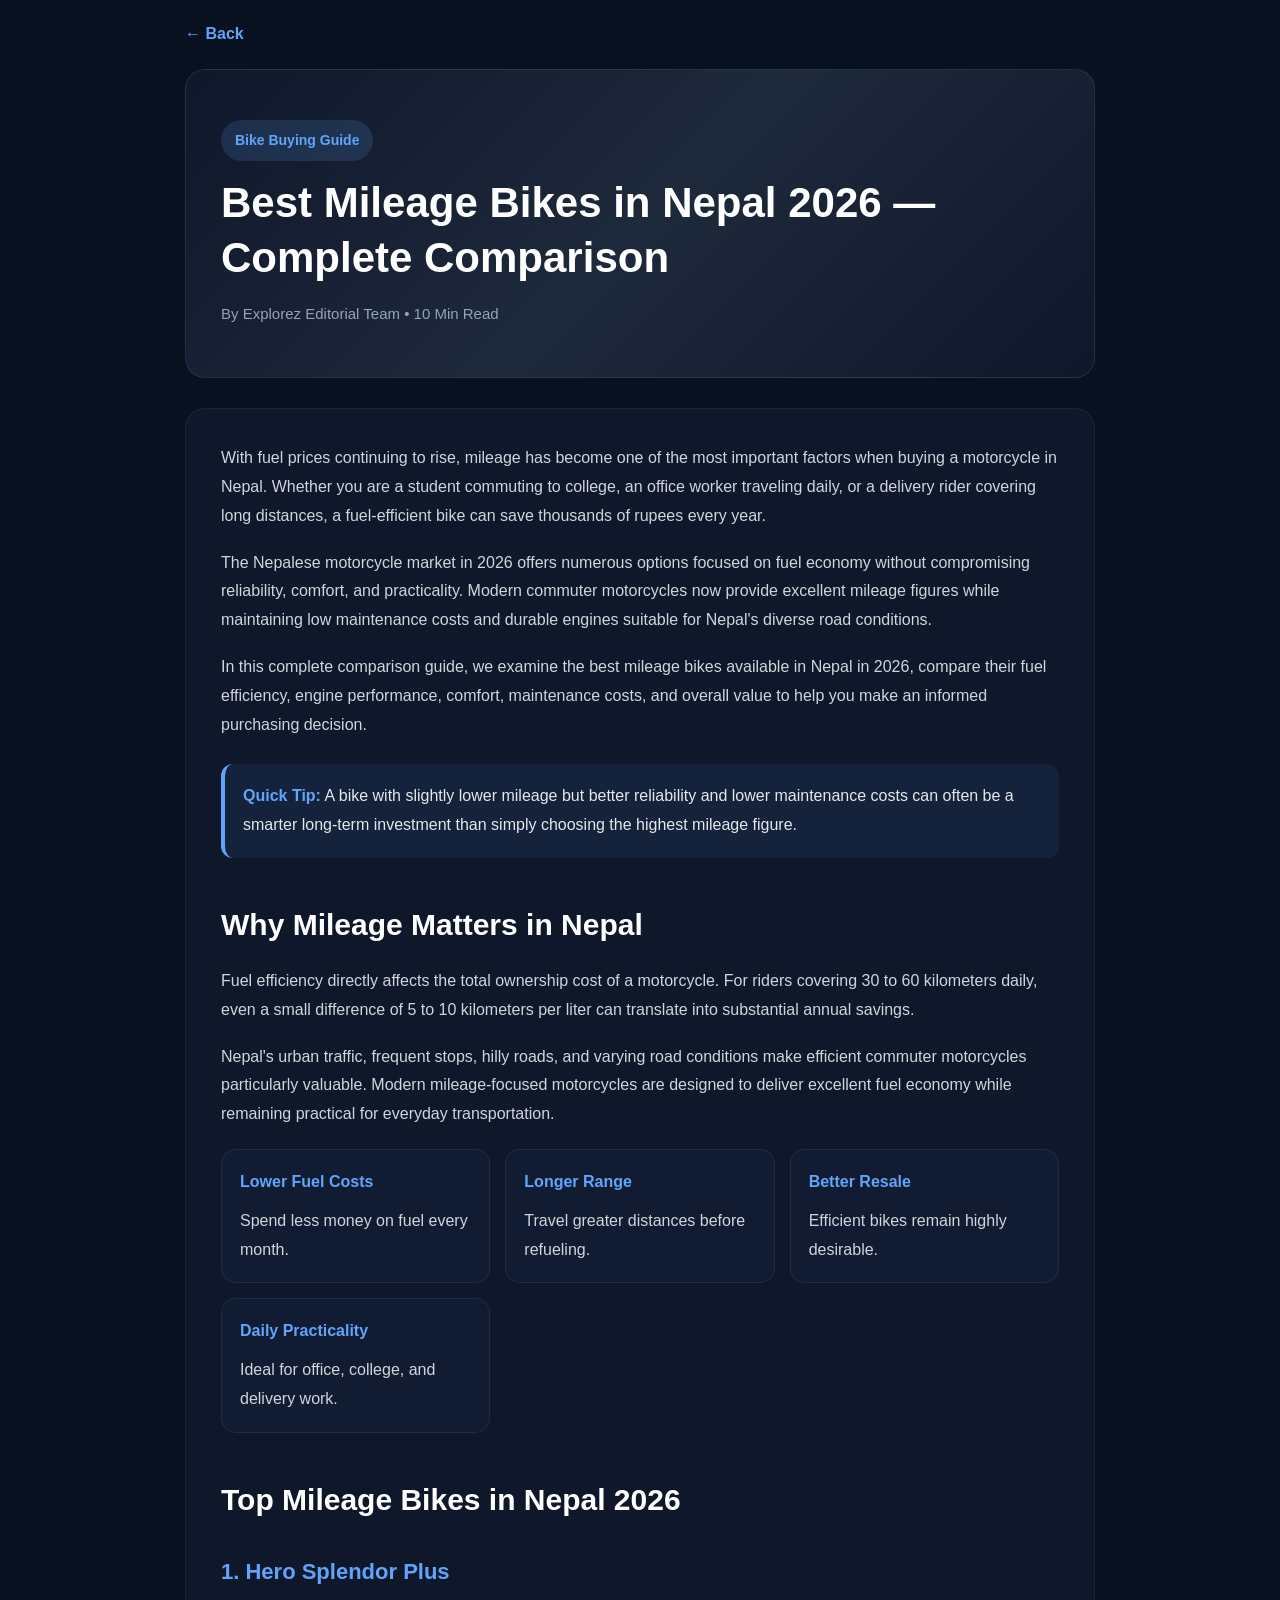
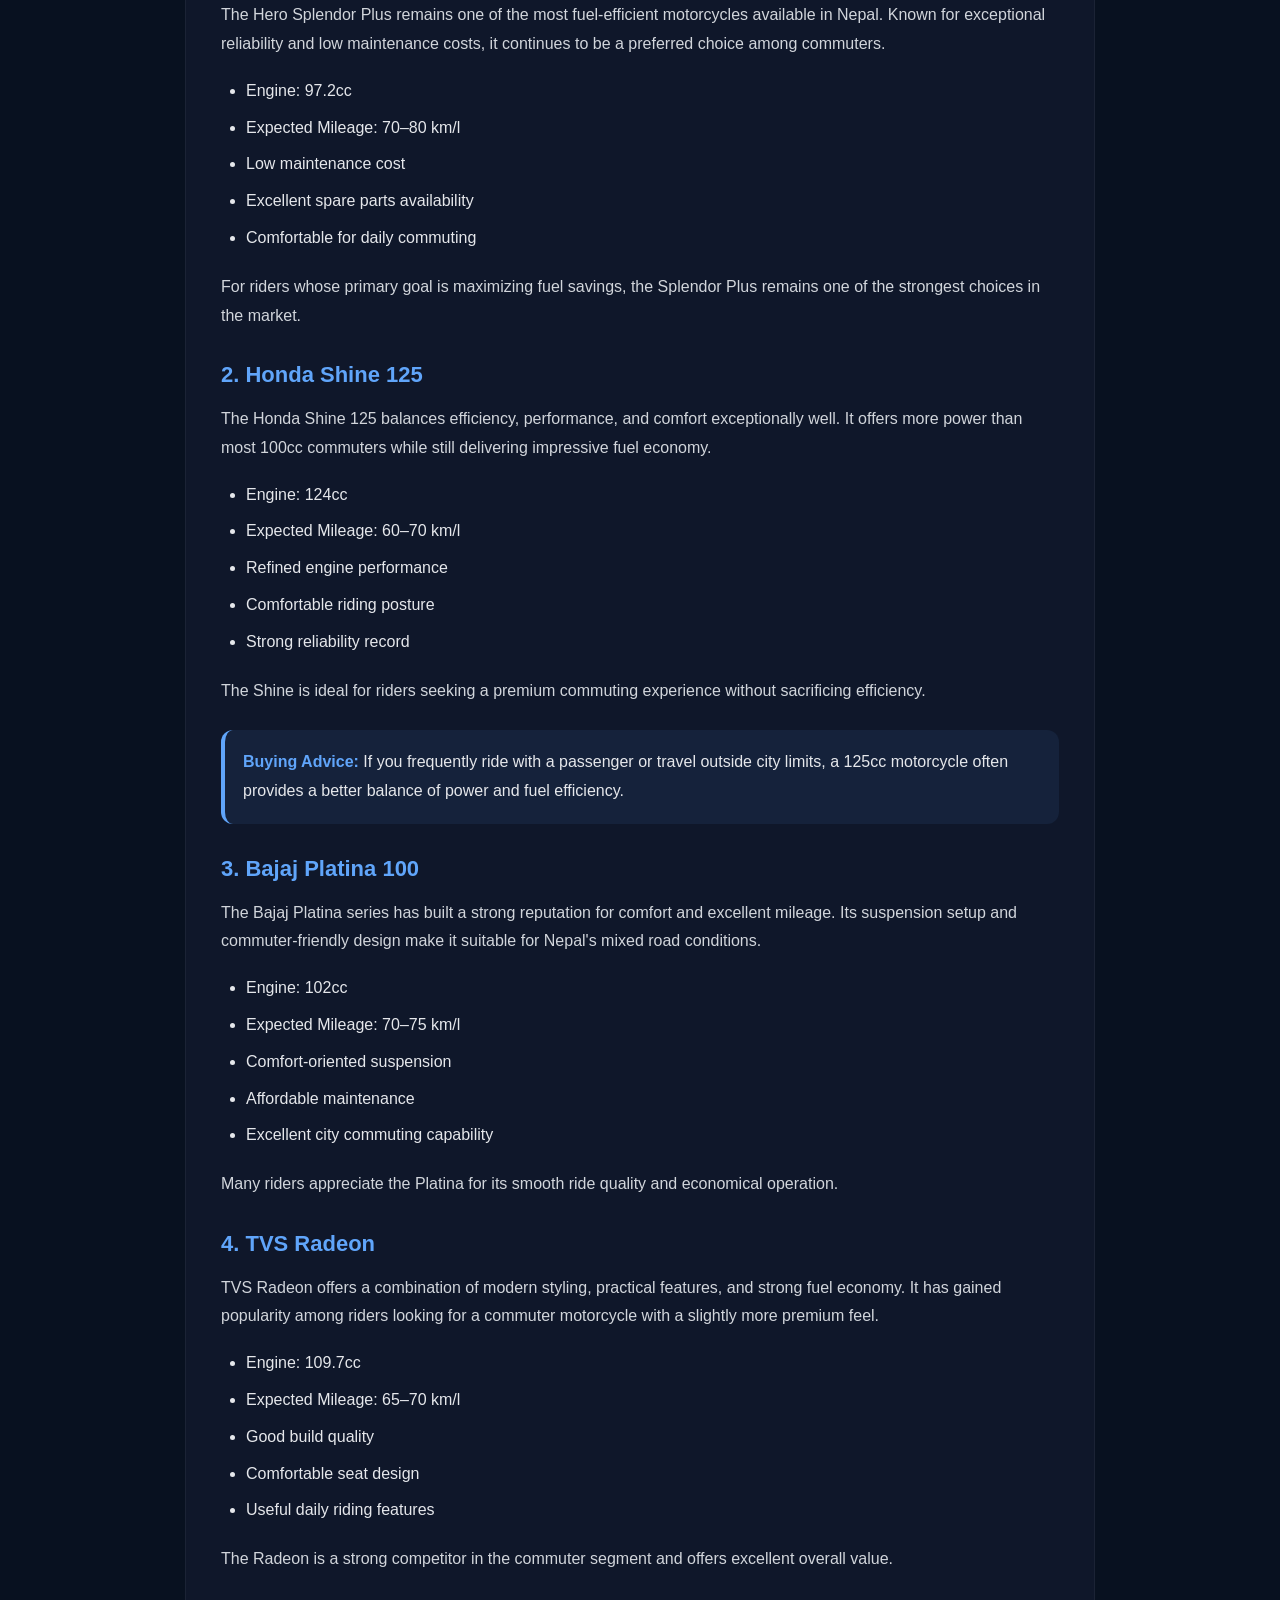
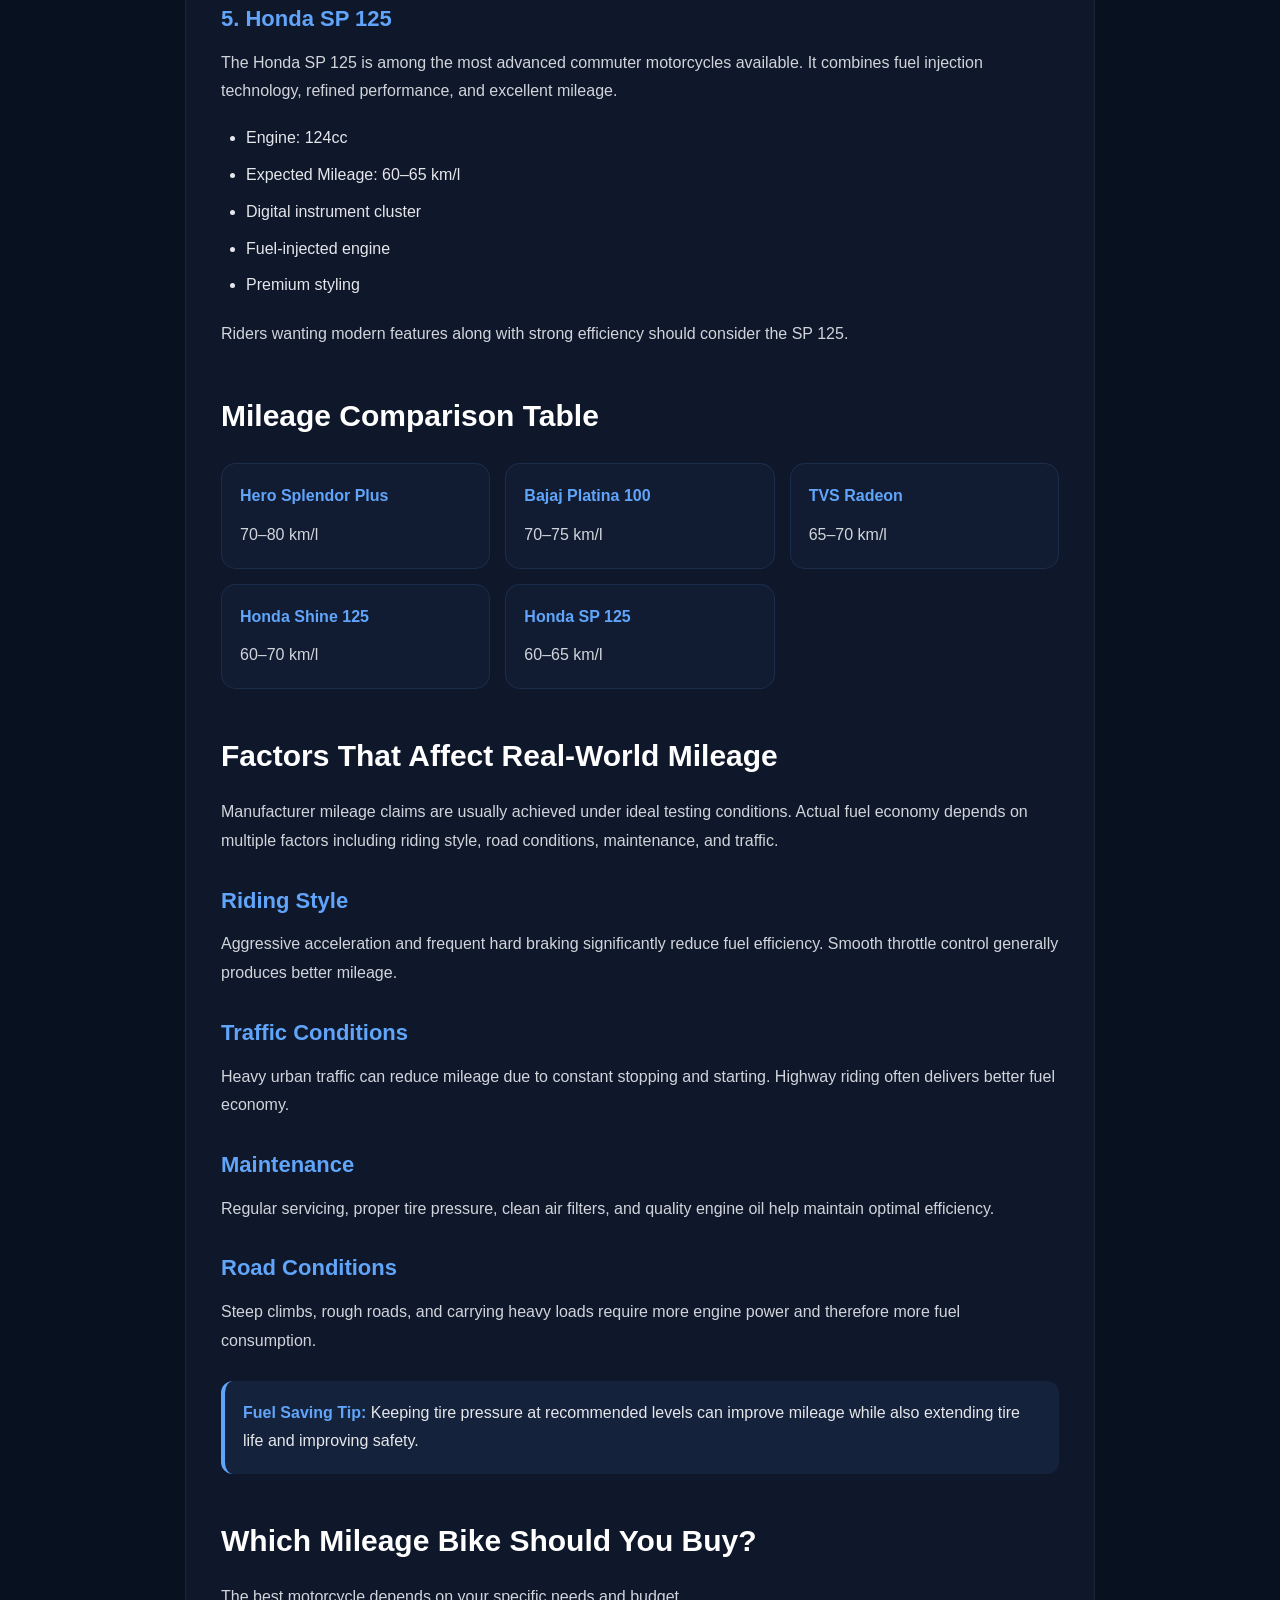
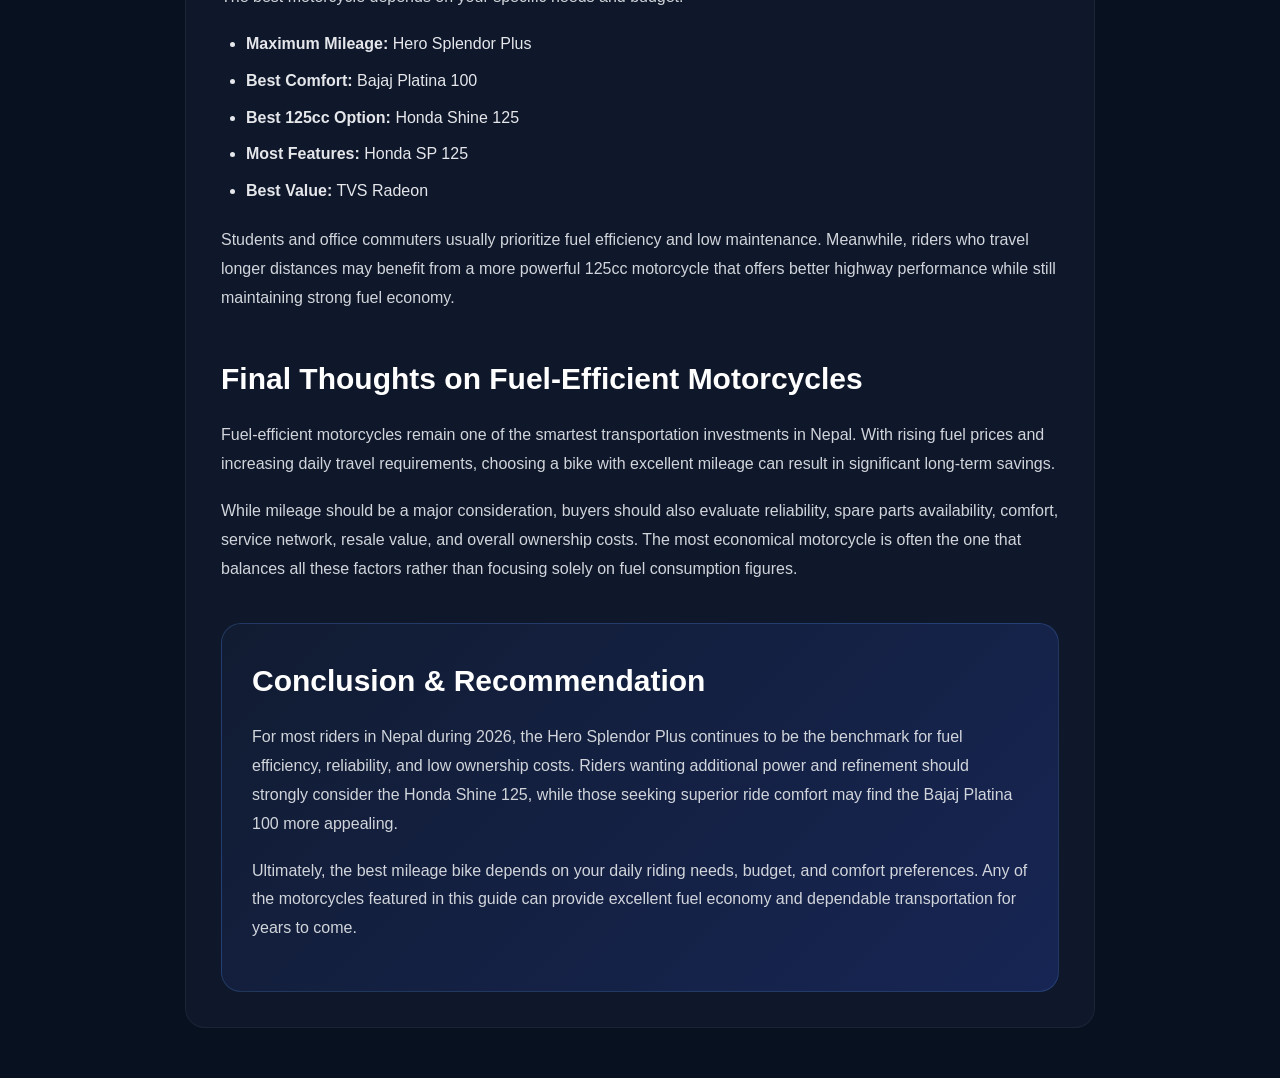
<file: articles/bike-comp.html>
<!DOCTYPE html>
<html lang="en">
<head>
<meta charset="UTF-8">
<meta name="viewport" content="width=device-width, initial-scale=1.0">

<title>Best Mileage Bikes in Nepal 2026 – Complete Comparison | Explorez</title>

<meta name="description" content="Discover the best mileage bikes in Nepal for 2026. Compare fuel-efficient motorcycles, specifications, mileage, features, pros, cons, and buying recommendations for daily commuters.">

<style>
*{
    margin:0;
    padding:0;
    box-sizing:border-box;
}

body{
    background:#081120;
    color:#e5e7eb;
    font-family:Arial, Helvetica, sans-serif;
    line-height:1.8;
}

.container{
    max-width:950px;
    margin:auto;
    padding:20px;
}

.back-btn{
    display:inline-block;
    color:#60a5fa;
    text-decoration:none;
    margin-bottom:20px;
    font-weight:600;
}

.back-btn:hover{
    text-decoration:underline;
}

.hero{
    background:linear-gradient(135deg,#0f172a,#1e293b,#0f172a);
    padding:50px 35px;
    border-radius:20px;
    margin-bottom:30px;
    border:1px solid rgba(96,165,250,.15);
}

.category{
    display:inline-block;
    background:rgba(96,165,250,.15);
    color:#60a5fa;
    padding:8px 14px;
    border-radius:999px;
    font-size:14px;
    font-weight:600;
    margin-bottom:15px;
}

.hero h1{
    font-size:42px;
    line-height:1.3;
    margin-bottom:15px;
    color:white;
}

.meta{
    color:#94a3b8;
    font-size:15px;
}

.article-card{
    background:#0f172a;
    padding:35px;
    border-radius:20px;
    border:1px solid rgba(255,255,255,.05);
}

.article-card h2{
    color:white;
    margin-top:40px;
    margin-bottom:15px;
    font-size:30px;
}

.article-card h3{
    color:#60a5fa;
    margin-top:25px;
    margin-bottom:10px;
    font-size:22px;
}

.article-card p{
    margin-bottom:18px;
    color:#d1d5db;
}

.article-card ul{
    margin-left:25px;
    margin-bottom:20px;
}

.article-card li{
    margin-bottom:8px;
}

.tip-box{
    background:rgba(96,165,250,.08);
    border-left:4px solid #60a5fa;
    padding:18px;
    border-radius:12px;
    margin:25px 0;
}

.tip-box strong{
    color:#60a5fa;
}

.spec-grid{
    display:grid;
    grid-template-columns:repeat(auto-fit,minmax(220px,1fr));
    gap:15px;
    margin:20px 0 30px;
}

.spec-card{
    background:#111c32;
    border-radius:15px;
    padding:18px;
    border:1px solid rgba(96,165,250,.12);
}

.spec-card h4{
    color:#60a5fa;
    margin-bottom:10px;
}

.spec-card p{
    margin:0;
}

.conclusion{
    margin-top:40px;
    background:linear-gradient(135deg,#111c32,#172554);
    border-radius:20px;
    padding:30px;
    border:1px solid rgba(96,165,250,.2);
}

.conclusion h2{
    margin-top:0;
}

.footer-space{
    height:30px;
}

@media(max-width:768px){

.hero{
    padding:35px 25px;
}

.hero h1{
    font-size:30px;
}

.article-card{
    padding:25px;
}

.article-card h2{
    font-size:26px;
}
}
</style>
</head>

<body>

<div class="container">

<a href="../index.html#blog" class="back-btn">← Back</a>

<section class="hero">
    <span class="category">Bike Buying Guide</span>

    <h1>Best Mileage Bikes in Nepal 2026 — Complete Comparison</h1>

    <div class="meta">
        By Explorez Editorial Team • 10 Min Read
    </div>
</section>

<article class="article-card">

<p>
With fuel prices continuing to rise, mileage has become one of the most important factors when buying a motorcycle in Nepal. Whether you are a student commuting to college, an office worker traveling daily, or a delivery rider covering long distances, a fuel-efficient bike can save thousands of rupees every year.
</p>

<p>
The Nepalese motorcycle market in 2026 offers numerous options focused on fuel economy without compromising reliability, comfort, and practicality. Modern commuter motorcycles now provide excellent mileage figures while maintaining low maintenance costs and durable engines suitable for Nepal's diverse road conditions.
</p>

<p>
In this complete comparison guide, we examine the best mileage bikes available in Nepal in 2026, compare their fuel efficiency, engine performance, comfort, maintenance costs, and overall value to help you make an informed purchasing decision.
</p>

<div class="tip-box">
    <strong>Quick Tip:</strong> A bike with slightly lower mileage but better reliability and lower maintenance costs can often be a smarter long-term investment than simply choosing the highest mileage figure.
</div>

<h2>Why Mileage Matters in Nepal</h2>

<p>
Fuel efficiency directly affects the total ownership cost of a motorcycle. For riders covering 30 to 60 kilometers daily, even a small difference of 5 to 10 kilometers per liter can translate into substantial annual savings.
</p>

<p>
Nepal's urban traffic, frequent stops, hilly roads, and varying road conditions make efficient commuter motorcycles particularly valuable. Modern mileage-focused motorcycles are designed to deliver excellent fuel economy while remaining practical for everyday transportation.
</p>

<div class="spec-grid">

    <div class="spec-card">
        <h4>Lower Fuel Costs</h4>
        <p>Spend less money on fuel every month.</p>
    </div>

    <div class="spec-card">
        <h4>Longer Range</h4>
        <p>Travel greater distances before refueling.</p>
    </div>

    <div class="spec-card">
        <h4>Better Resale</h4>
        <p>Efficient bikes remain highly desirable.</p>
    </div>

    <div class="spec-card">
        <h4>Daily Practicality</h4>
        <p>Ideal for office, college, and delivery work.</p>
    </div>

</div>

<h2>Top Mileage Bikes in Nepal 2026</h2>

<h3>1. Hero Splendor Plus</h3>

<p>
The Hero Splendor Plus remains one of the most fuel-efficient motorcycles available in Nepal. Known for exceptional reliability and low maintenance costs, it continues to be a preferred choice among commuters.
</p>

<ul>
<li>Engine: 97.2cc</li>
<li>Expected Mileage: 70–80 km/l</li>
<li>Low maintenance cost</li>
<li>Excellent spare parts availability</li>
<li>Comfortable for daily commuting</li>
</ul>

<p>
For riders whose primary goal is maximizing fuel savings, the Splendor Plus remains one of the strongest choices in the market.
</p>

<h3>2. Honda Shine 125</h3>

<p>
The Honda Shine 125 balances efficiency, performance, and comfort exceptionally well. It offers more power than most 100cc commuters while still delivering impressive fuel economy.
</p>

<ul>
<li>Engine: 124cc</li>
<li>Expected Mileage: 60–70 km/l</li>
<li>Refined engine performance</li>
<li>Comfortable riding posture</li>
<li>Strong reliability record</li>
</ul>

<p>
The Shine is ideal for riders seeking a premium commuting experience without sacrificing efficiency.
</p>

<div class="tip-box">
    <strong>Buying Advice:</strong> If you frequently ride with a passenger or travel outside city limits, a 125cc motorcycle often provides a better balance of power and fuel efficiency.
</div>

<h3>3. Bajaj Platina 100</h3>

<p>
The Bajaj Platina series has built a strong reputation for comfort and excellent mileage. Its suspension setup and commuter-friendly design make it suitable for Nepal's mixed road conditions.
</p>

<ul>
<li>Engine: 102cc</li>
<li>Expected Mileage: 70–75 km/l</li>
<li>Comfort-oriented suspension</li>
<li>Affordable maintenance</li>
<li>Excellent city commuting capability</li>
</ul>

<p>
Many riders appreciate the Platina for its smooth ride quality and economical operation.
</p>

<h3>4. TVS Radeon</h3>

<p>
TVS Radeon offers a combination of modern styling, practical features, and strong fuel economy. It has gained popularity among riders looking for a commuter motorcycle with a slightly more premium feel.
</p>

<ul>
<li>Engine: 109.7cc</li>
<li>Expected Mileage: 65–70 km/l</li>
<li>Good build quality</li>
<li>Comfortable seat design</li>
<li>Useful daily riding features</li>
</ul>

<p>
The Radeon is a strong competitor in the commuter segment and offers excellent overall value.
</p>

<h3>5. Honda SP 125</h3>

<p>
The Honda SP 125 is among the most advanced commuter motorcycles available. It combines fuel injection technology, refined performance, and excellent mileage.
</p>

<ul>
<li>Engine: 124cc</li>
<li>Expected Mileage: 60–65 km/l</li>
<li>Digital instrument cluster</li>
<li>Fuel-injected engine</li>
<li>Premium styling</li>
</ul>

<p>
Riders wanting modern features along with strong efficiency should consider the SP 125.
</p>

<h2>Mileage Comparison Table</h2>

<div class="spec-grid">

    <div class="spec-card">
        <h4>Hero Splendor Plus</h4>
        <p>70–80 km/l</p>
    </div>

    <div class="spec-card">
        <h4>Bajaj Platina 100</h4>
        <p>70–75 km/l</p>
    </div>

    <div class="spec-card">
        <h4>TVS Radeon</h4>
        <p>65–70 km/l</p>
    </div>

    <div class="spec-card">
        <h4>Honda Shine 125</h4>
        <p>60–70 km/l</p>
    </div>

    <div class="spec-card">
        <h4>Honda SP 125</h4>
        <p>60–65 km/l</p>
    </div>

</div>

<h2>Factors That Affect Real-World Mileage</h2>

<p>
Manufacturer mileage claims are usually achieved under ideal testing conditions. Actual fuel economy depends on multiple factors including riding style, road conditions, maintenance, and traffic.
</p>

<h3>Riding Style</h3>

<p>
Aggressive acceleration and frequent hard braking significantly reduce fuel efficiency. Smooth throttle control generally produces better mileage.
</p>

<h3>Traffic Conditions</h3>

<p>
Heavy urban traffic can reduce mileage due to constant stopping and starting. Highway riding often delivers better fuel economy.
</p>

<h3>Maintenance</h3>

<p>
Regular servicing, proper tire pressure, clean air filters, and quality engine oil help maintain optimal efficiency.
</p>

<h3>Road Conditions</h3>

<p>
Steep climbs, rough roads, and carrying heavy loads require more engine power and therefore more fuel consumption.
</p>

<div class="tip-box">
    <strong>Fuel Saving Tip:</strong> Keeping tire pressure at recommended levels can improve mileage while also extending tire life and improving safety.
</div>

<h2>Which Mileage Bike Should You Buy?</h2>

<p>
The best motorcycle depends on your specific needs and budget.
</p>

<ul>
<li><strong>Maximum Mileage:</strong> Hero Splendor Plus</li>
<li><strong>Best Comfort:</strong> Bajaj Platina 100</li>
<li><strong>Best 125cc Option:</strong> Honda Shine 125</li>
<li><strong>Most Features:</strong> Honda SP 125</li>
<li><strong>Best Value:</strong> TVS Radeon</li>
</ul>

<p>
Students and office commuters usually prioritize fuel efficiency and low maintenance. Meanwhile, riders who travel longer distances may benefit from a more powerful 125cc motorcycle that offers better highway performance while still maintaining strong fuel economy.
</p>

<h2>Final Thoughts on Fuel-Efficient Motorcycles</h2>

<p>
Fuel-efficient motorcycles remain one of the smartest transportation investments in Nepal. With rising fuel prices and increasing daily travel requirements, choosing a bike with excellent mileage can result in significant long-term savings.
</p>

<p>
While mileage should be a major consideration, buyers should also evaluate reliability, spare parts availability, comfort, service network, resale value, and overall ownership costs. The most economical motorcycle is often the one that balances all these factors rather than focusing solely on fuel consumption figures.
</p>

<div class="conclusion">

<h2>Conclusion & Recommendation</h2>

<p>
For most riders in Nepal during 2026, the Hero Splendor Plus continues to be the benchmark for fuel efficiency, reliability, and low ownership costs. Riders wanting additional power and refinement should strongly consider the Honda Shine 125, while those seeking superior ride comfort may find the Bajaj Platina 100 more appealing.
</p>

<p>
Ultimately, the best mileage bike depends on your daily riding needs, budget, and comfort preferences. Any of the motorcycles featured in this guide can provide excellent fuel economy and dependable transportation for years to come.
</p>

</div>

</article>

<div class="footer-space"></div>

</div>

</body>
</html>
</file>
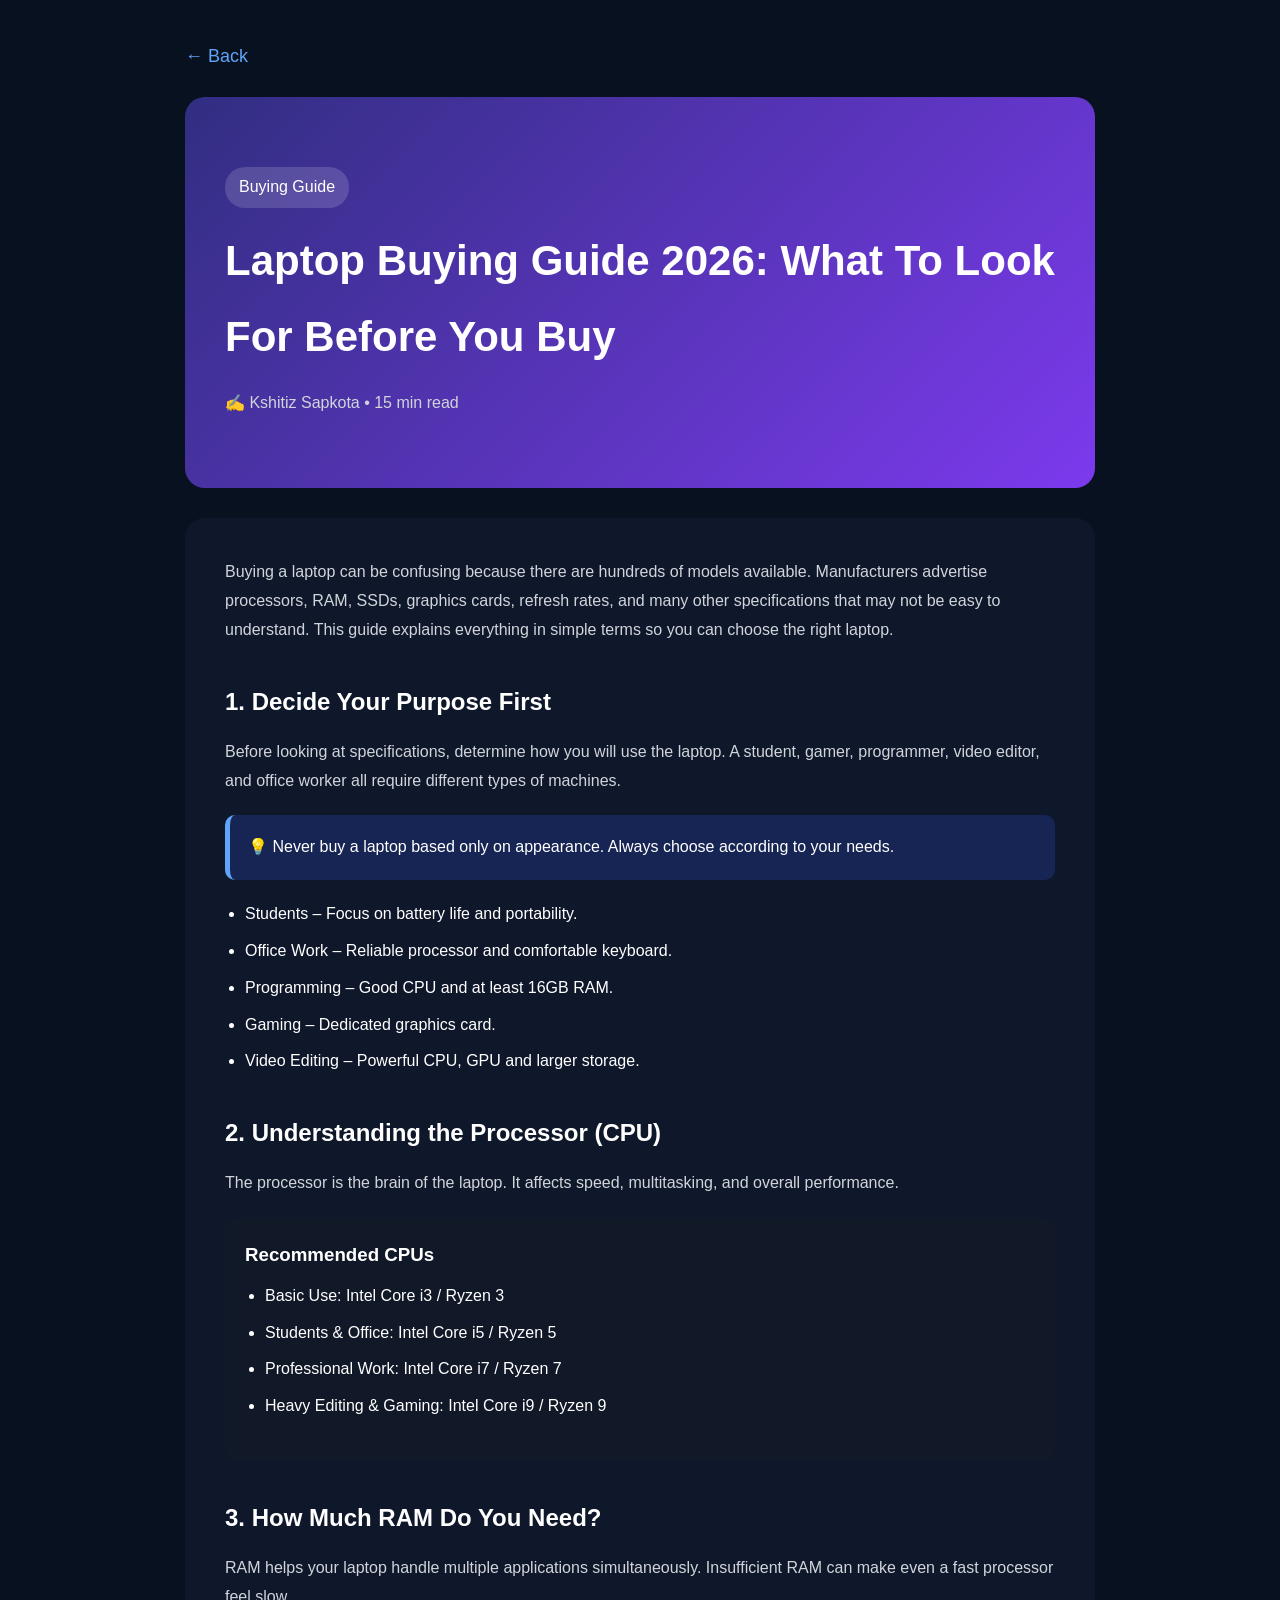
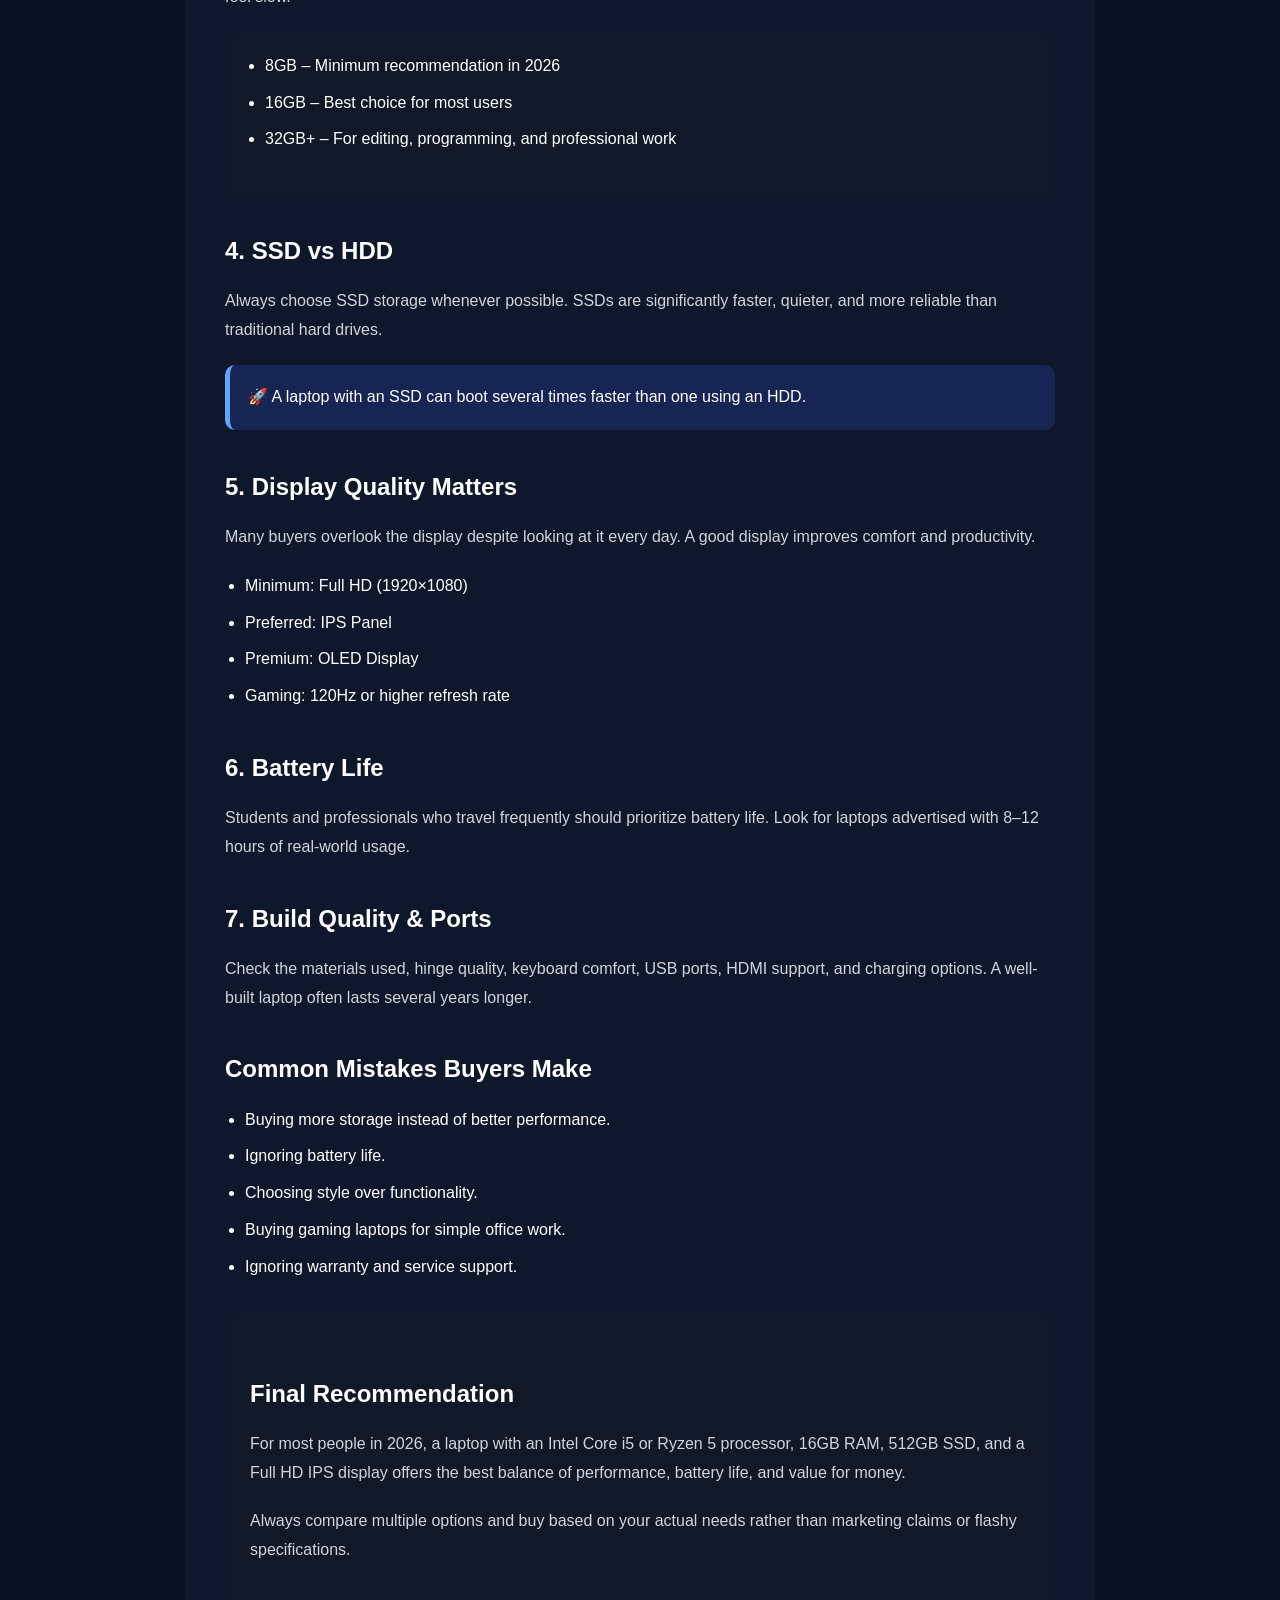
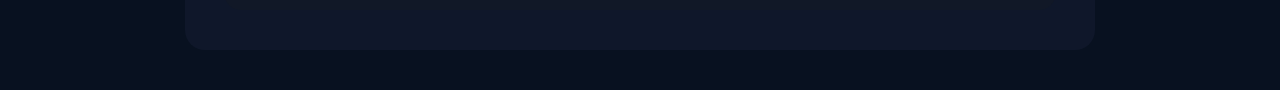
<file: articles/buying-guide.html>
<!DOCTYPE html>
<html lang="en">
<head>
<meta charset="UTF-8">
<meta name="viewport" content="width=device-width, initial-scale=1.0">
<title>Laptop Buying Guide 2026</title>

<style>
*{
    margin:0;
    padding:0;
    box-sizing:border-box;
}

body{
    background:#081120;
    color:#fff;
    font-family:Segoe UI,sans-serif;
    line-height:1.8;
}

.container{
    max-width:950px;
    margin:auto;
    padding:40px 20px;
}

.back{
    display:inline-flex;
    align-items:center;
    gap:8px;
    text-decoration:none;
    color:#60a5fa;
    font-size:18px;
    margin-bottom:25px;
}

.back:hover{
    opacity:.8;
}

.hero{
    background:linear-gradient(135deg,#312e81,#7c3aed);
    padding:70px 40px;
    border-radius:20px;
    margin-bottom:30px;
}

.tag{
    background:rgba(255,255,255,.15);
    padding:6px 14px;
    border-radius:20px;
    display:inline-block;
    margin-bottom:15px;
}

.hero h1{
    font-size:42px;
    margin-bottom:15px;
}

.meta{
    color:#d1d5db;
}

.article{
    background:#0f172a;
    padding:40px;
    border-radius:20px;
}

.article p{
    margin-bottom:20px;
    color:#d1d5db;
}

.article h2{
    margin:35px 0 15px;
    color:white;
}

.tip{
    background:#172554;
    border-left:5px solid #60a5fa;
    padding:18px;
    margin:20px 0;
    border-radius:10px;
}

.spec-card{
    background:#111827;
    padding:20px;
    border-radius:12px;
    margin:20px 0;
}

.spec-card h3{
    margin-bottom:10px;
}

ul{
    margin-left:20px;
    margin-bottom:20px;
}

li{
    margin-bottom:8px;
}

.conclusion{
    background:#111827;
    padding:25px;
    border-radius:15px;
    margin-top:30px;
}

@media(max-width:768px){

.hero h1{
    font-size:30px;
}

.article{
    padding:25px;
}

}
</style>
</head>
<body>

<div class="container">

<a href="../index.html#blog" class="back">
    ← Back
</a>

<div class="hero">
    <div class="tag">Buying Guide</div>
    <h1>Laptop Buying Guide 2026: What To Look For Before You Buy</h1>
    <div class="meta">
        ✍️ Kshitiz Sapkota • 15 min read
    </div>
</div>

<div class="article">

<p>
Buying a laptop can be confusing because there are hundreds of models available.
Manufacturers advertise processors, RAM, SSDs, graphics cards, refresh rates,
and many other specifications that may not be easy to understand.
This guide explains everything in simple terms so you can choose the right laptop.
</p>

<h2>1. Decide Your Purpose First</h2>

<p>
Before looking at specifications, determine how you will use the laptop.
A student, gamer, programmer, video editor, and office worker all require
different types of machines.
</p>

<div class="tip">
💡 Never buy a laptop based only on appearance. Always choose according to your needs.
</div>

<ul>
<li>Students – Focus on battery life and portability.</li>
<li>Office Work – Reliable processor and comfortable keyboard.</li>
<li>Programming – Good CPU and at least 16GB RAM.</li>
<li>Gaming – Dedicated graphics card.</li>
<li>Video Editing – Powerful CPU, GPU and larger storage.</li>
</ul>

<h2>2. Understanding the Processor (CPU)</h2>

<p>
The processor is the brain of the laptop. It affects speed, multitasking,
and overall performance.
</p>

<div class="spec-card">
<h3>Recommended CPUs</h3>

<ul>
<li>Basic Use: Intel Core i3 / Ryzen 3</li>
<li>Students & Office: Intel Core i5 / Ryzen 5</li>
<li>Professional Work: Intel Core i7 / Ryzen 7</li>
<li>Heavy Editing & Gaming: Intel Core i9 / Ryzen 9</li>
</ul>
</div>

<h2>3. How Much RAM Do You Need?</h2>

<p>
RAM helps your laptop handle multiple applications simultaneously.
Insufficient RAM can make even a fast processor feel slow.
</p>

<div class="spec-card">
<ul>
<li>8GB – Minimum recommendation in 2026</li>
<li>16GB – Best choice for most users</li>
<li>32GB+ – For editing, programming, and professional work</li>
</ul>
</div>

<h2>4. SSD vs HDD</h2>

<p>
Always choose SSD storage whenever possible.
SSDs are significantly faster, quieter, and more reliable than traditional hard drives.
</p>

<div class="tip">
🚀 A laptop with an SSD can boot several times faster than one using an HDD.
</div>

<h2>5. Display Quality Matters</h2>

<p>
Many buyers overlook the display despite looking at it every day.
A good display improves comfort and productivity.
</p>

<ul>
<li>Minimum: Full HD (1920×1080)</li>
<li>Preferred: IPS Panel</li>
<li>Premium: OLED Display</li>
<li>Gaming: 120Hz or higher refresh rate</li>
</ul>

<h2>6. Battery Life</h2>

<p>
Students and professionals who travel frequently should prioritize battery life.
Look for laptops advertised with 8–12 hours of real-world usage.
</p>

<h2>7. Build Quality & Ports</h2>

<p>
Check the materials used, hinge quality, keyboard comfort,
USB ports, HDMI support, and charging options.
A well-built laptop often lasts several years longer.
</p>

<h2>Common Mistakes Buyers Make</h2>

<ul>
<li>Buying more storage instead of better performance.</li>
<li>Ignoring battery life.</li>
<li>Choosing style over functionality.</li>
<li>Buying gaming laptops for simple office work.</li>
<li>Ignoring warranty and service support.</li>
</ul>

<div class="conclusion">

<h2>Final Recommendation</h2>

<p>
For most people in 2026, a laptop with an Intel Core i5 or Ryzen 5 processor,
16GB RAM, 512GB SSD, and a Full HD IPS display offers the best balance of
performance, battery life, and value for money.
</p>

<p>
Always compare multiple options and buy based on your actual needs rather than
marketing claims or flashy specifications.
</p>

</div>

</div>

</div>

</body>
</html>
</file>
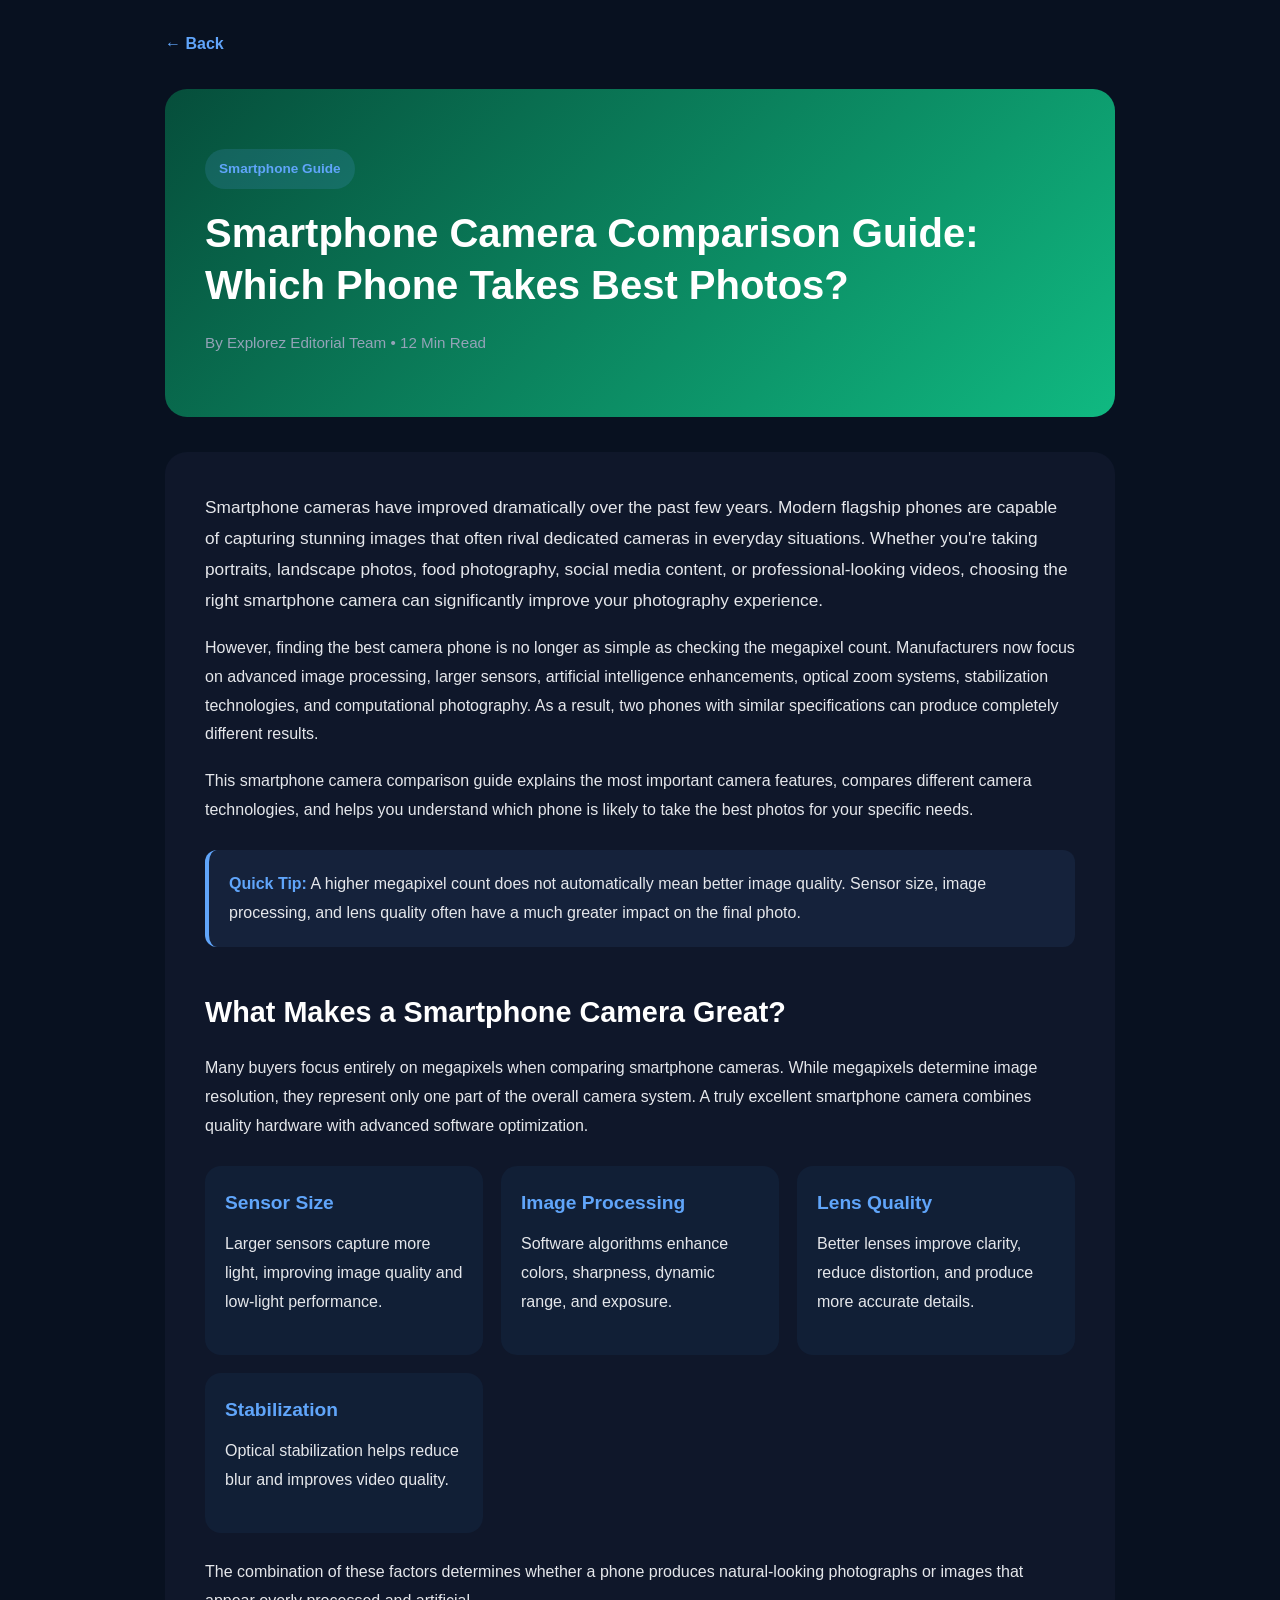
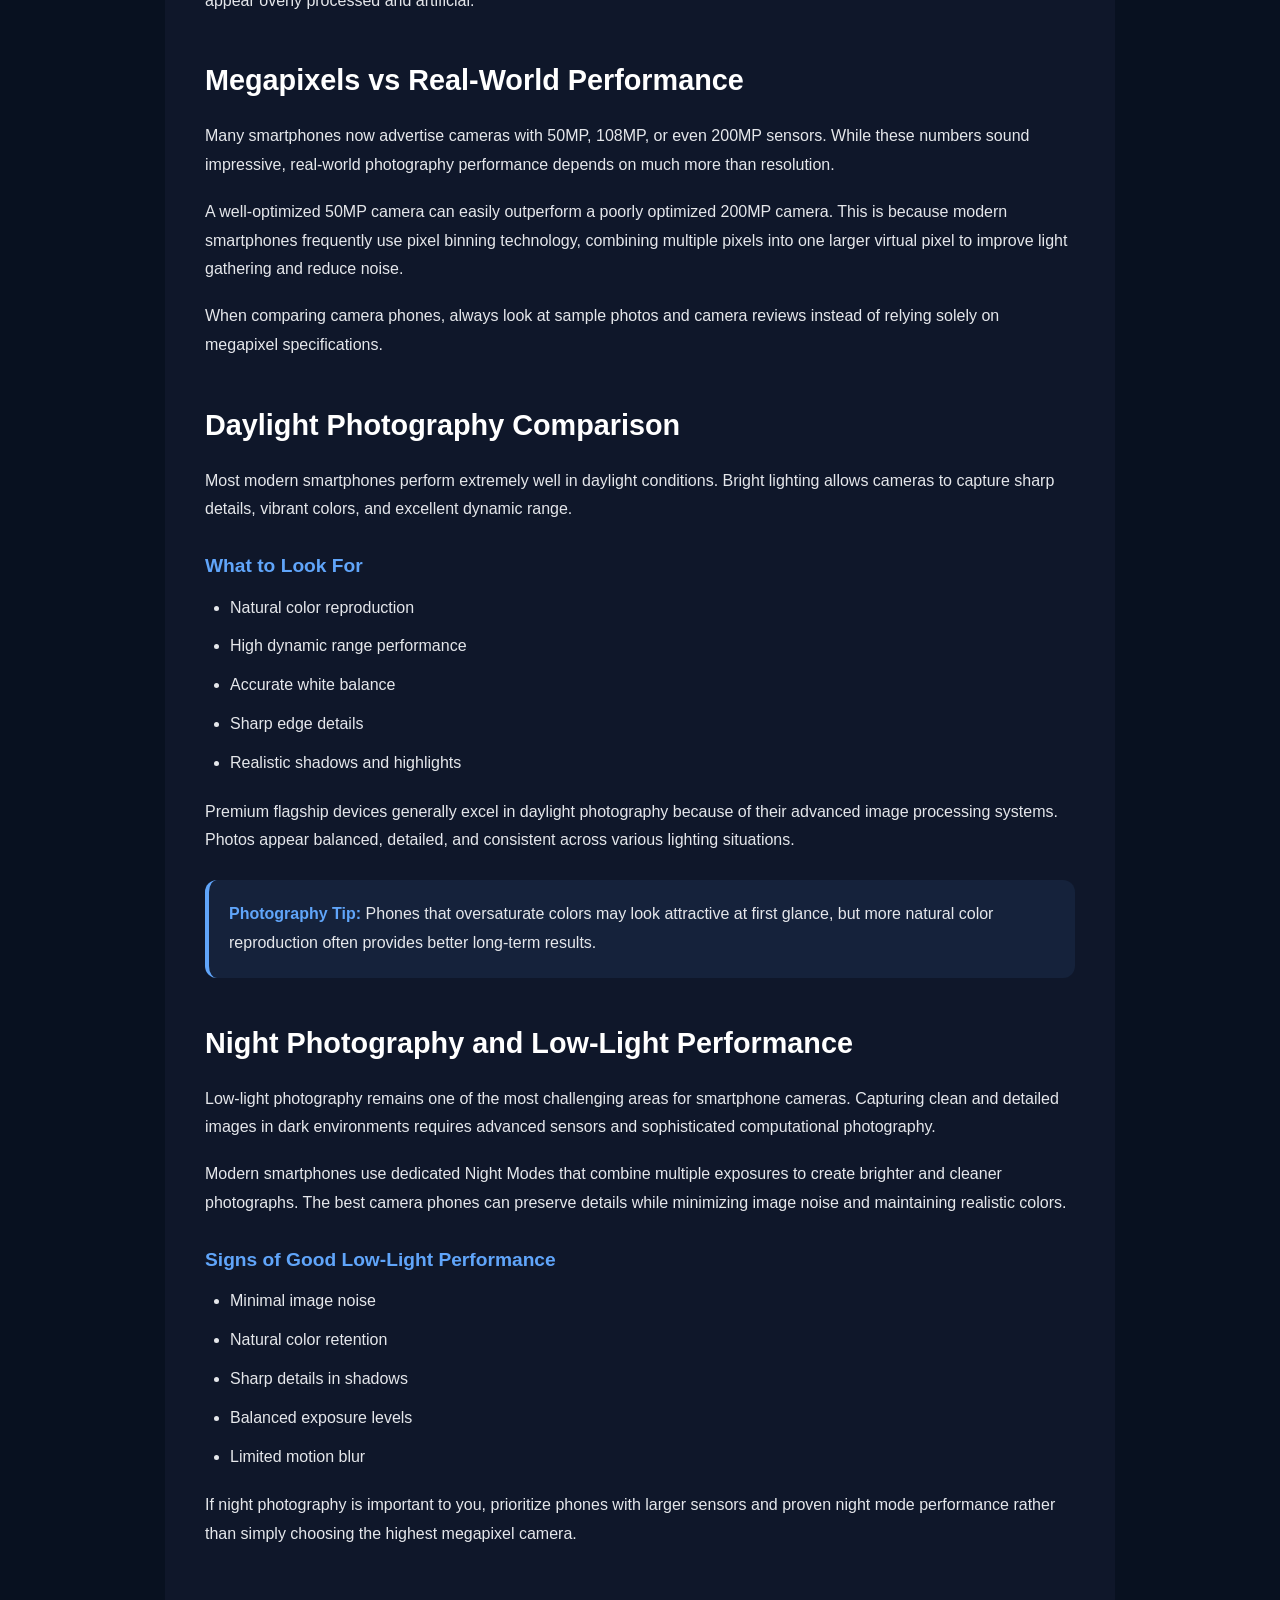
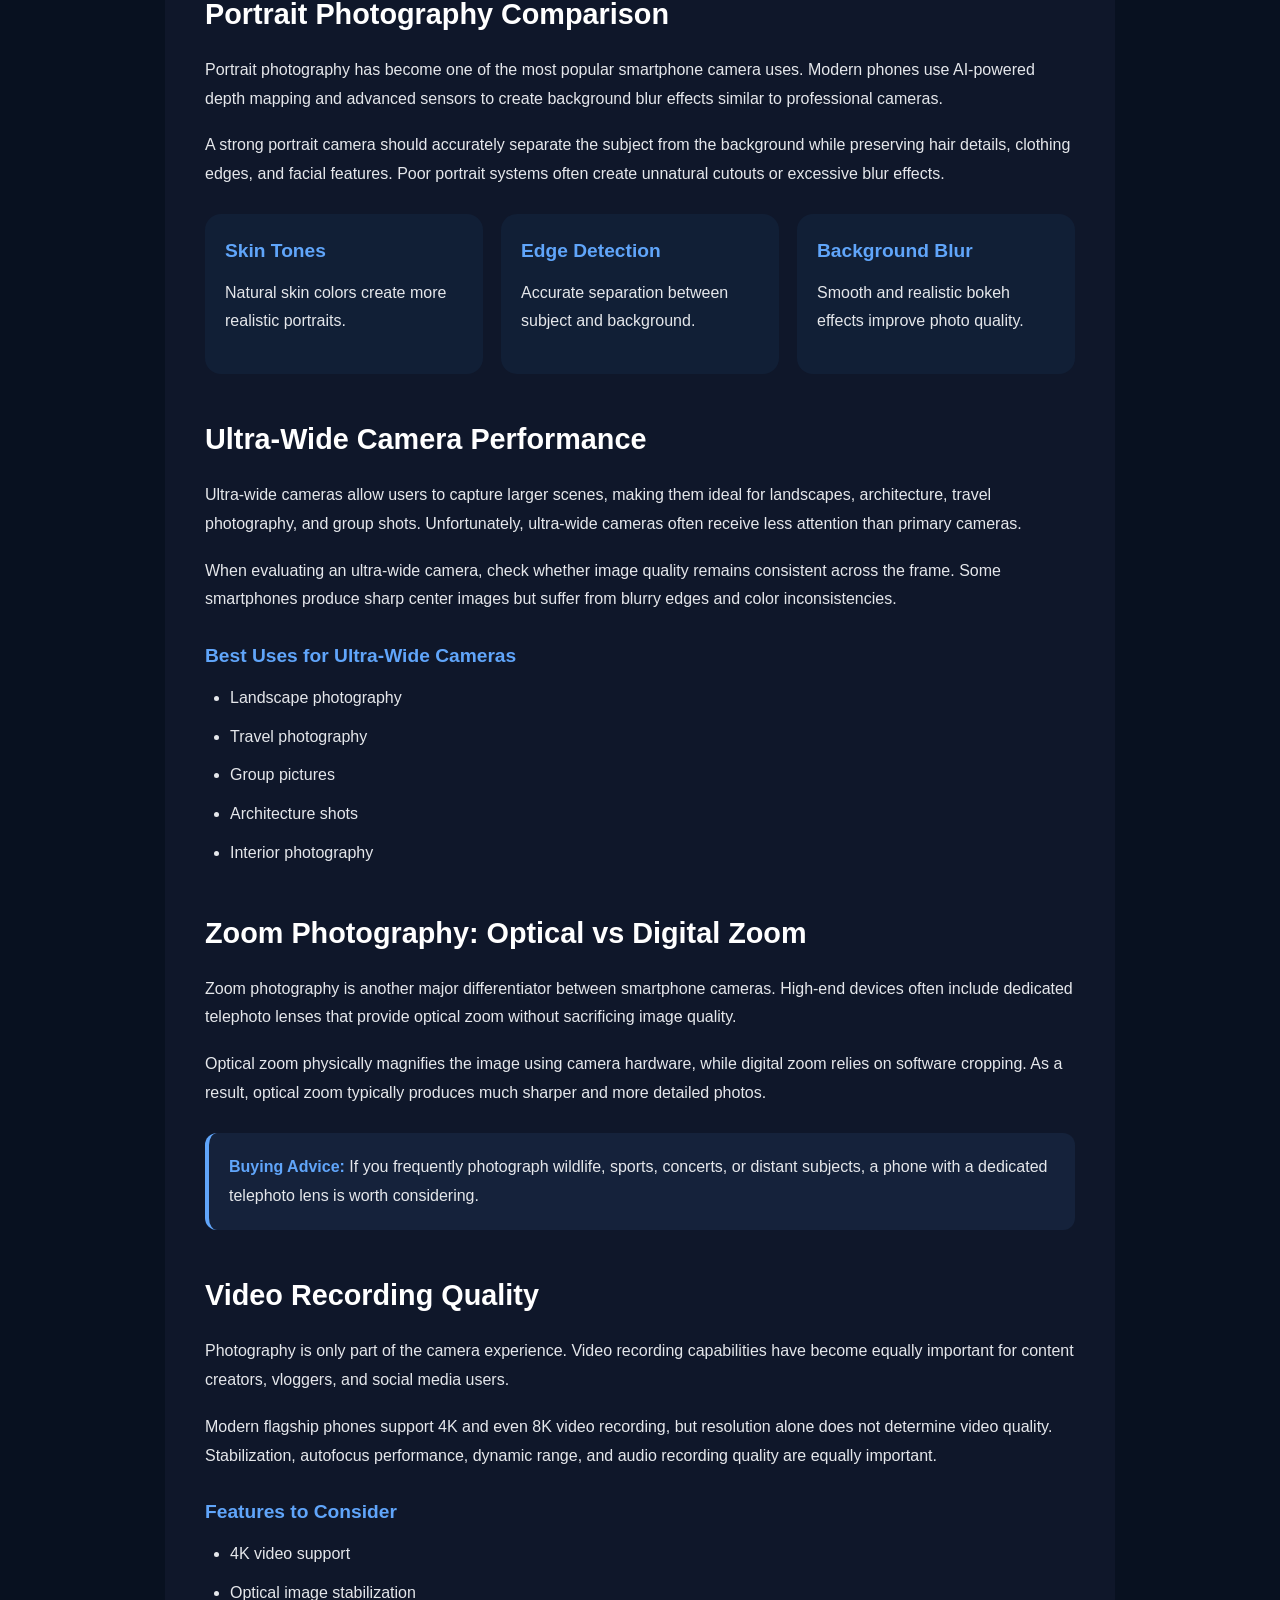
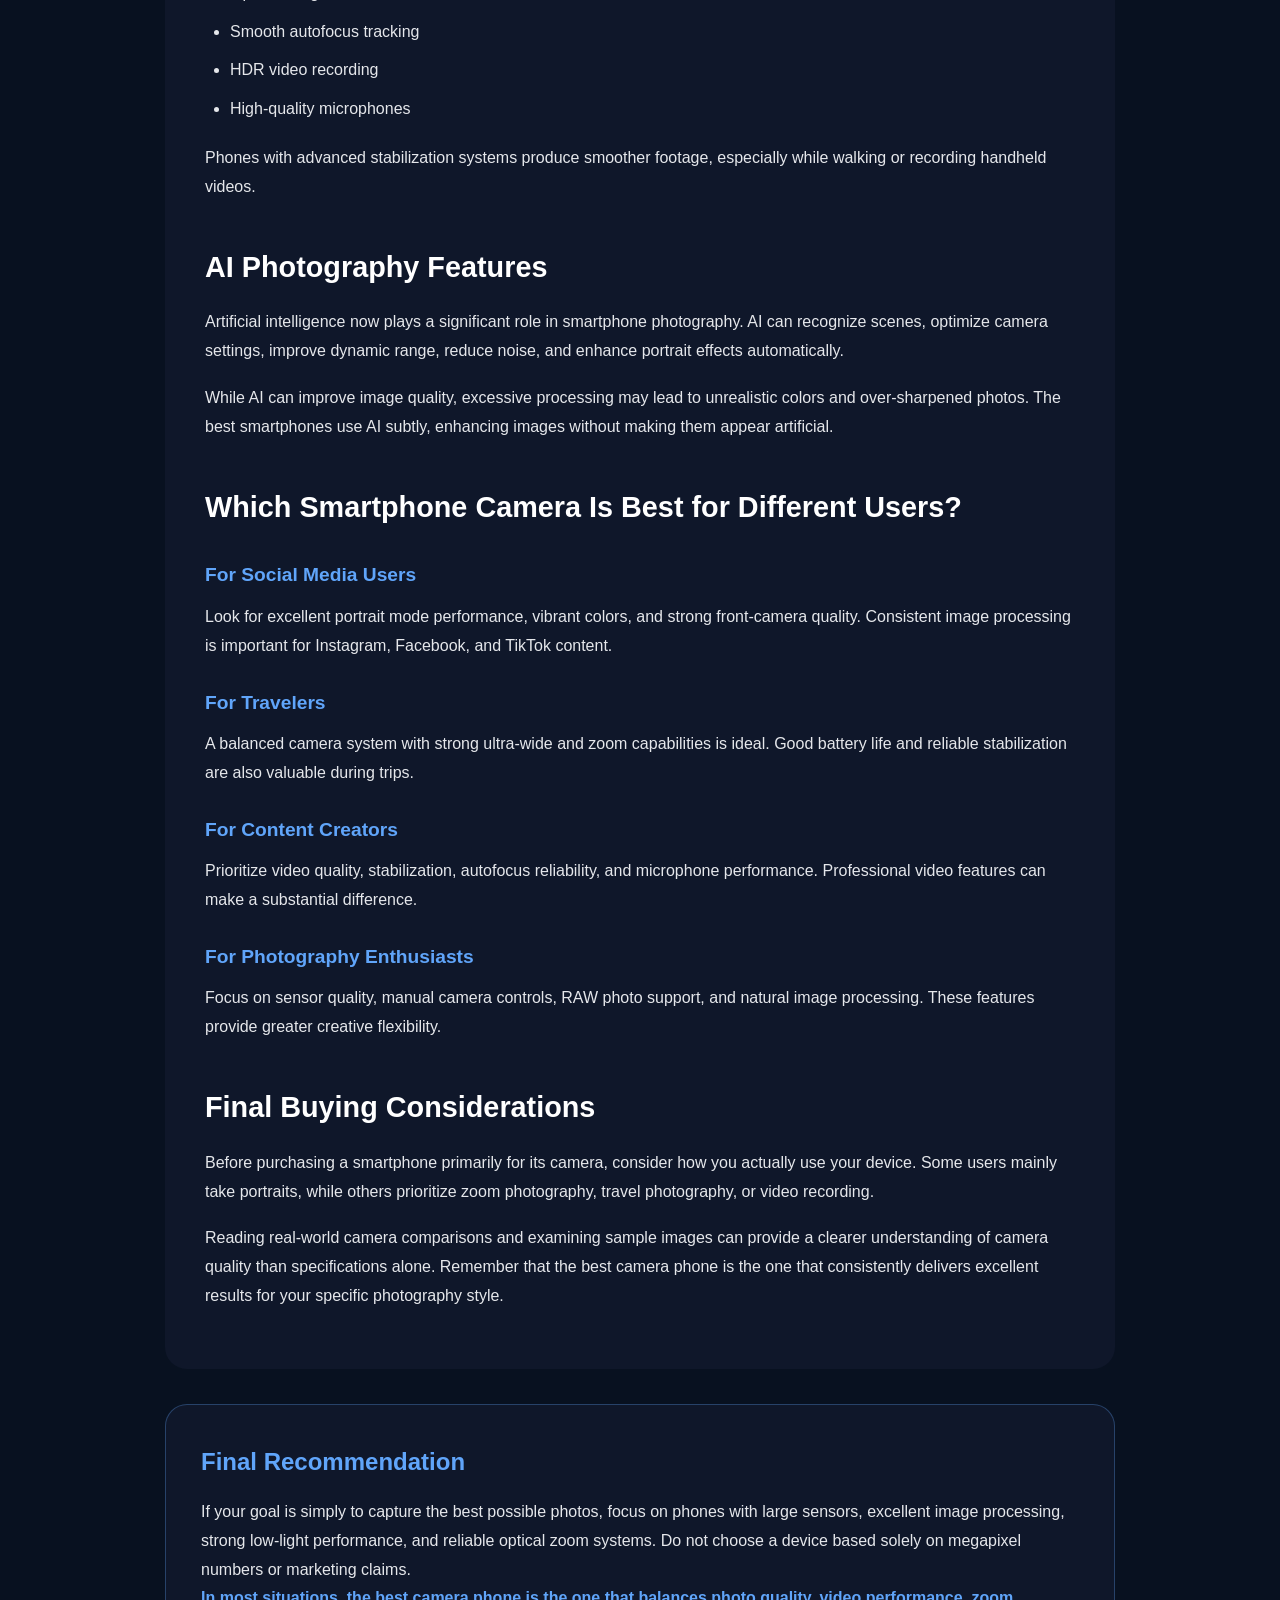
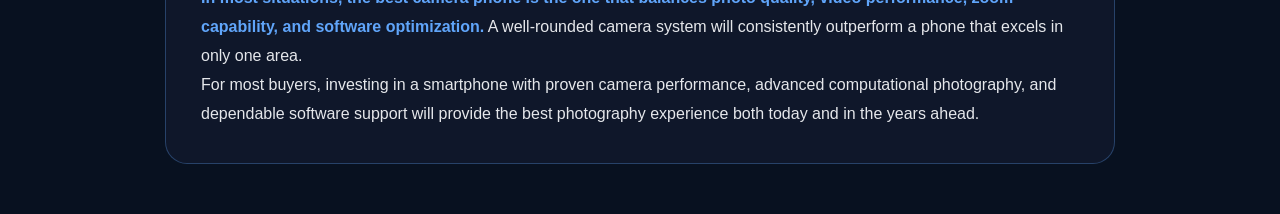
<file: articles/camara.html>
<!DOCTYPE html>
<html lang="en">
<head>
<meta charset="UTF-8">
<meta name="viewport" content="width=device-width, initial-scale=1.0">

<title>Smartphone Camera Comparison Guide: Which Phone Takes Best Photos? | Explorez</title>

<meta name="description" content="Compare smartphone cameras in detail and discover which phone takes the best photos in 2026. Learn about megapixels, sensors, night mode, zoom, portrait photography, video recording, and camera performance.">

<style>
*{
    margin:0;
    padding:0;
    box-sizing:border-box;
}

body{
    background:#081120;
    color:#e5e7eb;
    font-family:Arial, Helvetica, sans-serif;
    line-height:1.8;
}

.container{
    width:90%;
    max-width:950px;
    margin:auto;
}

.back-btn{
    display:inline-block;
    margin:30px 0;
    color:#60a5fa;
    text-decoration:none;
    font-weight:600;
    transition:.3s;
}

.back-btn:hover{
    opacity:.8;
}

.hero{
    background:linear-gradient(135deg,#064e3b,#10b981);
    padding:60px 40px;
    border-radius:22px;
    margin-bottom:35px;
}

.category{
    display:inline-block;
    background:rgba(96,165,250,.15);
    color:#60a5fa;
    padding:8px 14px;
    border-radius:30px;
    font-size:.85rem;
    font-weight:600;
    margin-bottom:18px;
}

.hero h1{
    font-size:2.5rem;
    line-height:1.3;
    margin-bottom:18px;
    color:#fff;
}

.meta{
    color:#94a3b8;
    font-size:.95rem;
}

.article-card{
    background:#0f172a;
    border-radius:22px;
    padding:40px;
    margin-bottom:35px;
}

.article-card h2{
    color:#fff;
    margin:40px 0 15px;
    font-size:1.8rem;
}

.article-card h3{
    color:#60a5fa;
    margin:25px 0 10px;
    font-size:1.2rem;
}

.article-card p{
    margin-bottom:18px;
}

.article-card ul{
    padding-left:25px;
    margin-bottom:20px;
}

.article-card li{
    margin-bottom:10px;
}

.intro{
    font-size:1.08rem;
}

.tip-box{
    background:rgba(96,165,250,.08);
    border-left:4px solid #60a5fa;
    padding:20px;
    border-radius:12px;
    margin:25px 0;
}

.tip-box strong{
    color:#60a5fa;
}

.spec-grid{
    display:grid;
    grid-template-columns:repeat(auto-fit,minmax(220px,1fr));
    gap:18px;
    margin:25px 0;
}

.spec-card{
    background:#111f36;
    border-radius:16px;
    padding:20px;
}

.spec-card h3{
    margin-top:0;
}

.conclusion{
    background:#0f172a;
    border:1px solid rgba(96,165,250,.3);
    border-radius:22px;
    padding:35px;
    margin-bottom:50px;
}

.conclusion h2{
    color:#60a5fa;
    margin-bottom:15px;
}

.highlight{
    color:#60a5fa;
    font-weight:bold;
}

@media(max-width:768px){

.hero{
    padding:40px 25px;
}

.hero h1{
    font-size:2rem;
}

.article-card{
    padding:25px;
}

.article-card h2{
    font-size:1.5rem;
}
}
</style>
</head>
<body>

<div class="container">

<a href="../index.html#blog" class="back-btn">← Back</a>

<section class="hero">
    <span class="category">Smartphone Guide</span>
    <h1>Smartphone Camera Comparison Guide: Which Phone Takes Best Photos?</h1>
    <div class="meta">
        By Explorez Editorial Team • 12 Min Read
    </div>
</section>

<section class="article-card">

<p class="intro">
Smartphone cameras have improved dramatically over the past few years. Modern flagship phones are capable of capturing stunning images that often rival dedicated cameras in everyday situations. Whether you're taking portraits, landscape photos, food photography, social media content, or professional-looking videos, choosing the right smartphone camera can significantly improve your photography experience.
</p>

<p>
However, finding the best camera phone is no longer as simple as checking the megapixel count. Manufacturers now focus on advanced image processing, larger sensors, artificial intelligence enhancements, optical zoom systems, stabilization technologies, and computational photography. As a result, two phones with similar specifications can produce completely different results.
</p>

<p>
This smartphone camera comparison guide explains the most important camera features, compares different camera technologies, and helps you understand which phone is likely to take the best photos for your specific needs.
</p>

<div class="tip-box">
<strong>Quick Tip:</strong> A higher megapixel count does not automatically mean better image quality. Sensor size, image processing, and lens quality often have a much greater impact on the final photo.
</div>

<h2>What Makes a Smartphone Camera Great?</h2>

<p>
Many buyers focus entirely on megapixels when comparing smartphone cameras. While megapixels determine image resolution, they represent only one part of the overall camera system. A truly excellent smartphone camera combines quality hardware with advanced software optimization.
</p>

<div class="spec-grid">

<div class="spec-card">
<h3>Sensor Size</h3>
<p>Larger sensors capture more light, improving image quality and low-light performance.</p>
</div>

<div class="spec-card">
<h3>Image Processing</h3>
<p>Software algorithms enhance colors, sharpness, dynamic range, and exposure.</p>
</div>

<div class="spec-card">
<h3>Lens Quality</h3>
<p>Better lenses improve clarity, reduce distortion, and produce more accurate details.</p>
</div>

<div class="spec-card">
<h3>Stabilization</h3>
<p>Optical stabilization helps reduce blur and improves video quality.</p>
</div>

</div>

<p>
The combination of these factors determines whether a phone produces natural-looking photographs or images that appear overly processed and artificial.
</p>

<h2>Megapixels vs Real-World Performance</h2>

<p>
Many smartphones now advertise cameras with 50MP, 108MP, or even 200MP sensors. While these numbers sound impressive, real-world photography performance depends on much more than resolution.
</p>

<p>
A well-optimized 50MP camera can easily outperform a poorly optimized 200MP camera. This is because modern smartphones frequently use pixel binning technology, combining multiple pixels into one larger virtual pixel to improve light gathering and reduce noise.
</p>

<p>
When comparing camera phones, always look at sample photos and camera reviews instead of relying solely on megapixel specifications.
</p>

<h2>Daylight Photography Comparison</h2>

<p>
Most modern smartphones perform extremely well in daylight conditions. Bright lighting allows cameras to capture sharp details, vibrant colors, and excellent dynamic range.
</p>

<h3>What to Look For</h3>

<ul>
<li>Natural color reproduction</li>
<li>High dynamic range performance</li>
<li>Accurate white balance</li>
<li>Sharp edge details</li>
<li>Realistic shadows and highlights</li>
</ul>

<p>
Premium flagship devices generally excel in daylight photography because of their advanced image processing systems. Photos appear balanced, detailed, and consistent across various lighting situations.
</p>

<div class="tip-box">
<strong>Photography Tip:</strong> Phones that oversaturate colors may look attractive at first glance, but more natural color reproduction often provides better long-term results.
</div>

<h2>Night Photography and Low-Light Performance</h2>

<p>
Low-light photography remains one of the most challenging areas for smartphone cameras. Capturing clean and detailed images in dark environments requires advanced sensors and sophisticated computational photography.
</p>

<p>
Modern smartphones use dedicated Night Modes that combine multiple exposures to create brighter and cleaner photographs. The best camera phones can preserve details while minimizing image noise and maintaining realistic colors.
</p>

<h3>Signs of Good Low-Light Performance</h3>

<ul>
<li>Minimal image noise</li>
<li>Natural color retention</li>
<li>Sharp details in shadows</li>
<li>Balanced exposure levels</li>
<li>Limited motion blur</li>
</ul>

<p>
If night photography is important to you, prioritize phones with larger sensors and proven night mode performance rather than simply choosing the highest megapixel camera.
</p>

<h2>Portrait Photography Comparison</h2>

<p>
Portrait photography has become one of the most popular smartphone camera uses. Modern phones use AI-powered depth mapping and advanced sensors to create background blur effects similar to professional cameras.
</p>

<p>
A strong portrait camera should accurately separate the subject from the background while preserving hair details, clothing edges, and facial features. Poor portrait systems often create unnatural cutouts or excessive blur effects.
</p>

<div class="spec-grid">

<div class="spec-card">
<h3>Skin Tones</h3>
<p>Natural skin colors create more realistic portraits.</p>
</div>

<div class="spec-card">
<h3>Edge Detection</h3>
<p>Accurate separation between subject and background.</p>
</div>

<div class="spec-card">
<h3>Background Blur</h3>
<p>Smooth and realistic bokeh effects improve photo quality.</p>
</div>

</div>

<h2>Ultra-Wide Camera Performance</h2>

<p>
Ultra-wide cameras allow users to capture larger scenes, making them ideal for landscapes, architecture, travel photography, and group shots. Unfortunately, ultra-wide cameras often receive less attention than primary cameras.
</p>

<p>
When evaluating an ultra-wide camera, check whether image quality remains consistent across the frame. Some smartphones produce sharp center images but suffer from blurry edges and color inconsistencies.
</p>

<h3>Best Uses for Ultra-Wide Cameras</h3>

<ul>
<li>Landscape photography</li>
<li>Travel photography</li>
<li>Group pictures</li>
<li>Architecture shots</li>
<li>Interior photography</li>
</ul>

<h2>Zoom Photography: Optical vs Digital Zoom</h2>

<p>
Zoom photography is another major differentiator between smartphone cameras. High-end devices often include dedicated telephoto lenses that provide optical zoom without sacrificing image quality.
</p>

<p>
Optical zoom physically magnifies the image using camera hardware, while digital zoom relies on software cropping. As a result, optical zoom typically produces much sharper and more detailed photos.
</p>

<div class="tip-box">
<strong>Buying Advice:</strong> If you frequently photograph wildlife, sports, concerts, or distant subjects, a phone with a dedicated telephoto lens is worth considering.
</div>

<h2>Video Recording Quality</h2>

<p>
Photography is only part of the camera experience. Video recording capabilities have become equally important for content creators, vloggers, and social media users.
</p>

<p>
Modern flagship phones support 4K and even 8K video recording, but resolution alone does not determine video quality. Stabilization, autofocus performance, dynamic range, and audio recording quality are equally important.
</p>

<h3>Features to Consider</h3>

<ul>
<li>4K video support</li>
<li>Optical image stabilization</li>
<li>Smooth autofocus tracking</li>
<li>HDR video recording</li>
<li>High-quality microphones</li>
</ul>

<p>
Phones with advanced stabilization systems produce smoother footage, especially while walking or recording handheld videos.
</p>

<h2>AI Photography Features</h2>

<p>
Artificial intelligence now plays a significant role in smartphone photography. AI can recognize scenes, optimize camera settings, improve dynamic range, reduce noise, and enhance portrait effects automatically.
</p>

<p>
While AI can improve image quality, excessive processing may lead to unrealistic colors and over-sharpened photos. The best smartphones use AI subtly, enhancing images without making them appear artificial.
</p>

<h2>Which Smartphone Camera Is Best for Different Users?</h2>

<h3>For Social Media Users</h3>

<p>
Look for excellent portrait mode performance, vibrant colors, and strong front-camera quality. Consistent image processing is important for Instagram, Facebook, and TikTok content.
</p>

<h3>For Travelers</h3>

<p>
A balanced camera system with strong ultra-wide and zoom capabilities is ideal. Good battery life and reliable stabilization are also valuable during trips.
</p>

<h3>For Content Creators</h3>

<p>
Prioritize video quality, stabilization, autofocus reliability, and microphone performance. Professional video features can make a substantial difference.
</p>

<h3>For Photography Enthusiasts</h3>

<p>
Focus on sensor quality, manual camera controls, RAW photo support, and natural image processing. These features provide greater creative flexibility.
</p>

<h2>Final Buying Considerations</h2>

<p>
Before purchasing a smartphone primarily for its camera, consider how you actually use your device. Some users mainly take portraits, while others prioritize zoom photography, travel photography, or video recording.
</p>

<p>
Reading real-world camera comparisons and examining sample images can provide a clearer understanding of camera quality than specifications alone. Remember that the best camera phone is the one that consistently delivers excellent results for your specific photography style.
</p>

</section>

<section class="conclusion">

<h2>Final Recommendation</h2>

<p>
If your goal is simply to capture the best possible photos, focus on phones with large sensors, excellent image processing, strong low-light performance, and reliable optical zoom systems. Do not choose a device based solely on megapixel numbers or marketing claims.
</p>

<p>
<span class="highlight">In most situations, the best camera phone is the one that balances photo quality, video performance, zoom capability, and software optimization.</span> A well-rounded camera system will consistently outperform a phone that excels in only one area.
</p>

<p>
For most buyers, investing in a smartphone with proven camera performance, advanced computational photography, and dependable software support will provide the best photography experience both today and in the years ahead.
</p>

</section>

</div>

</body>
</html>
</file>
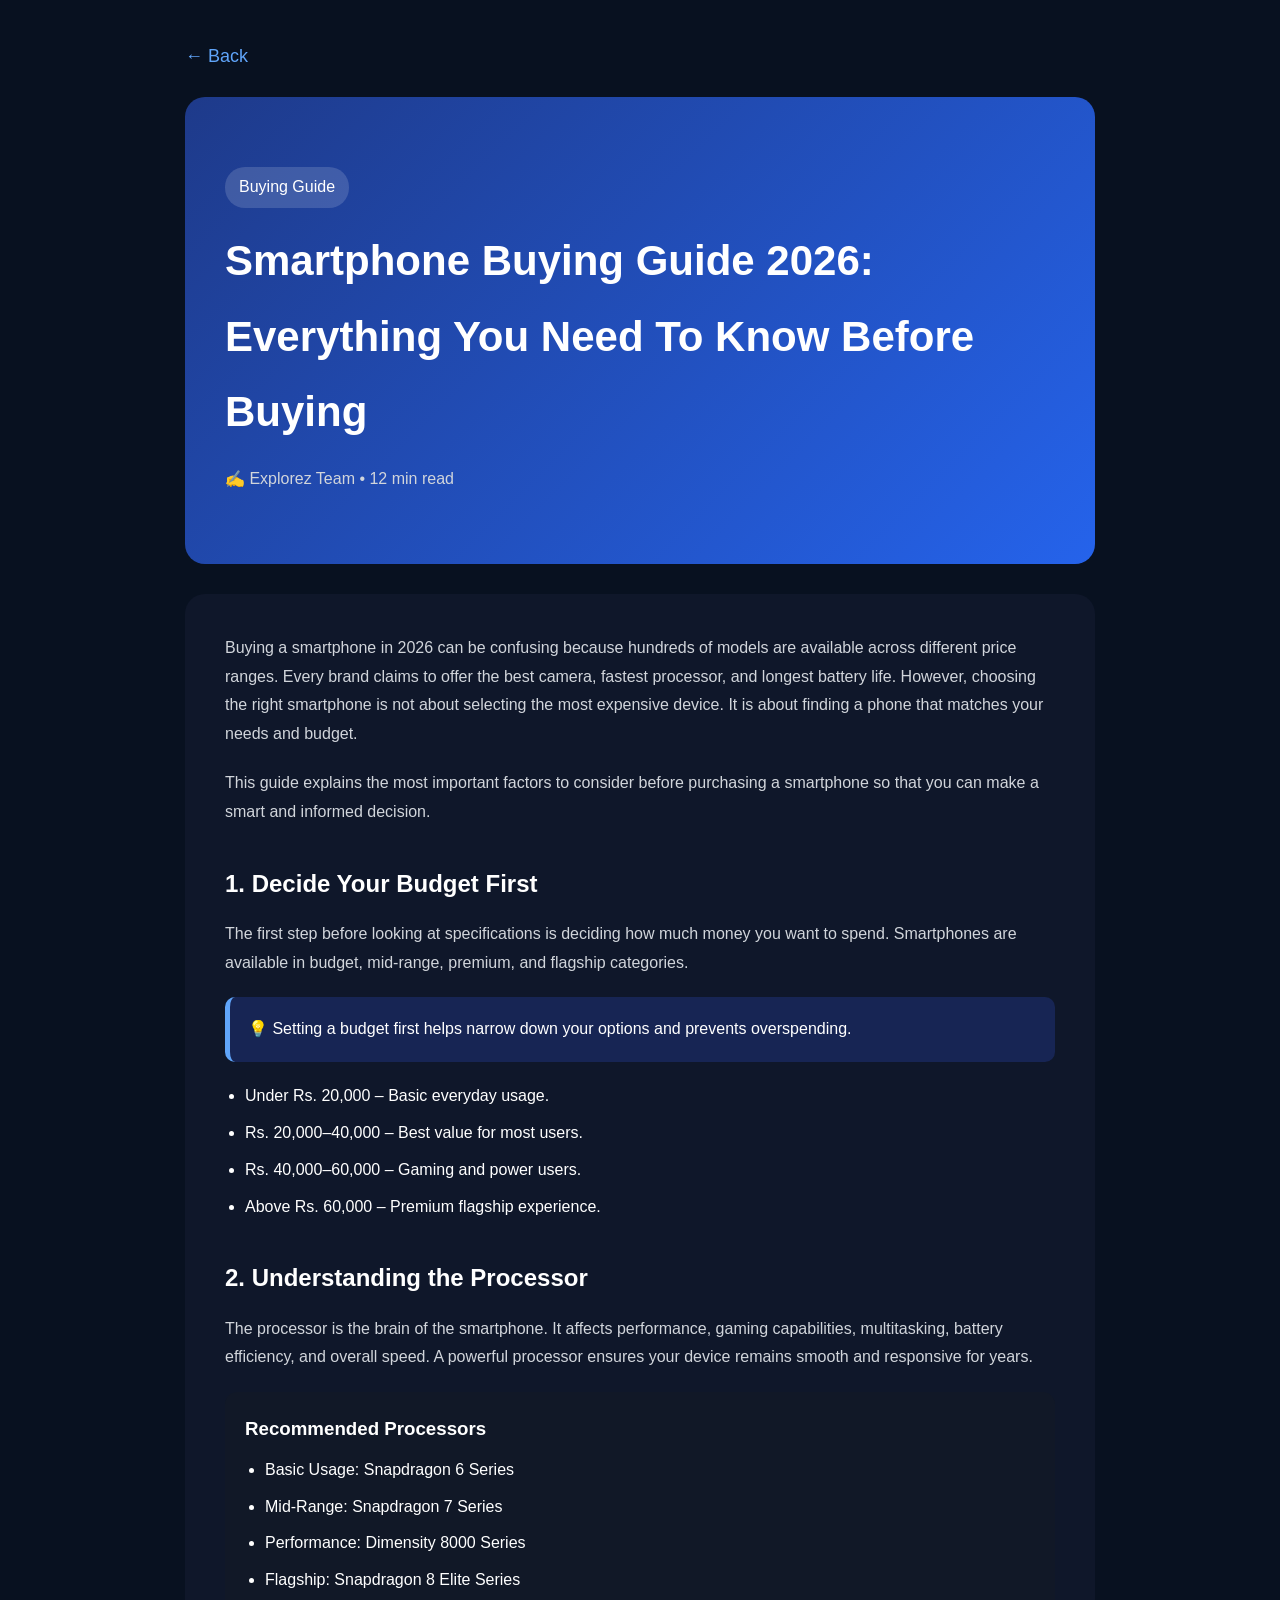
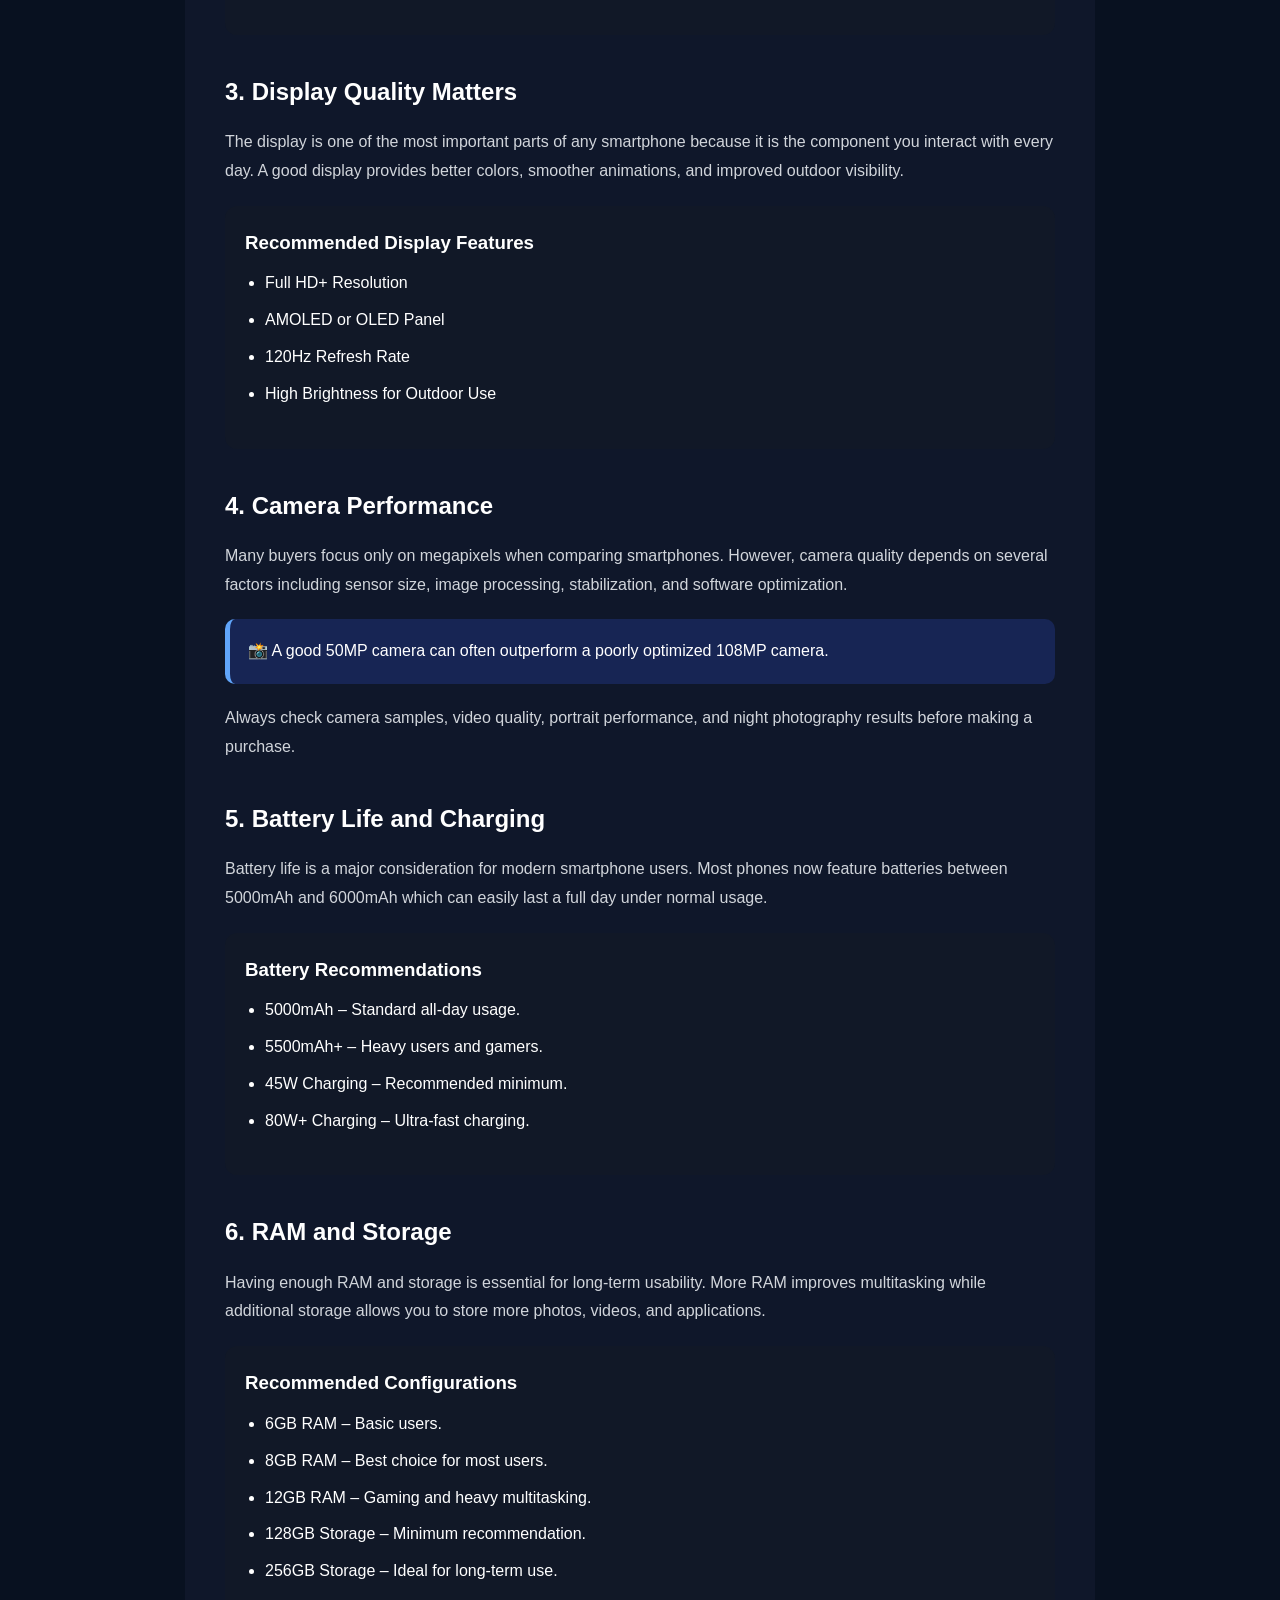
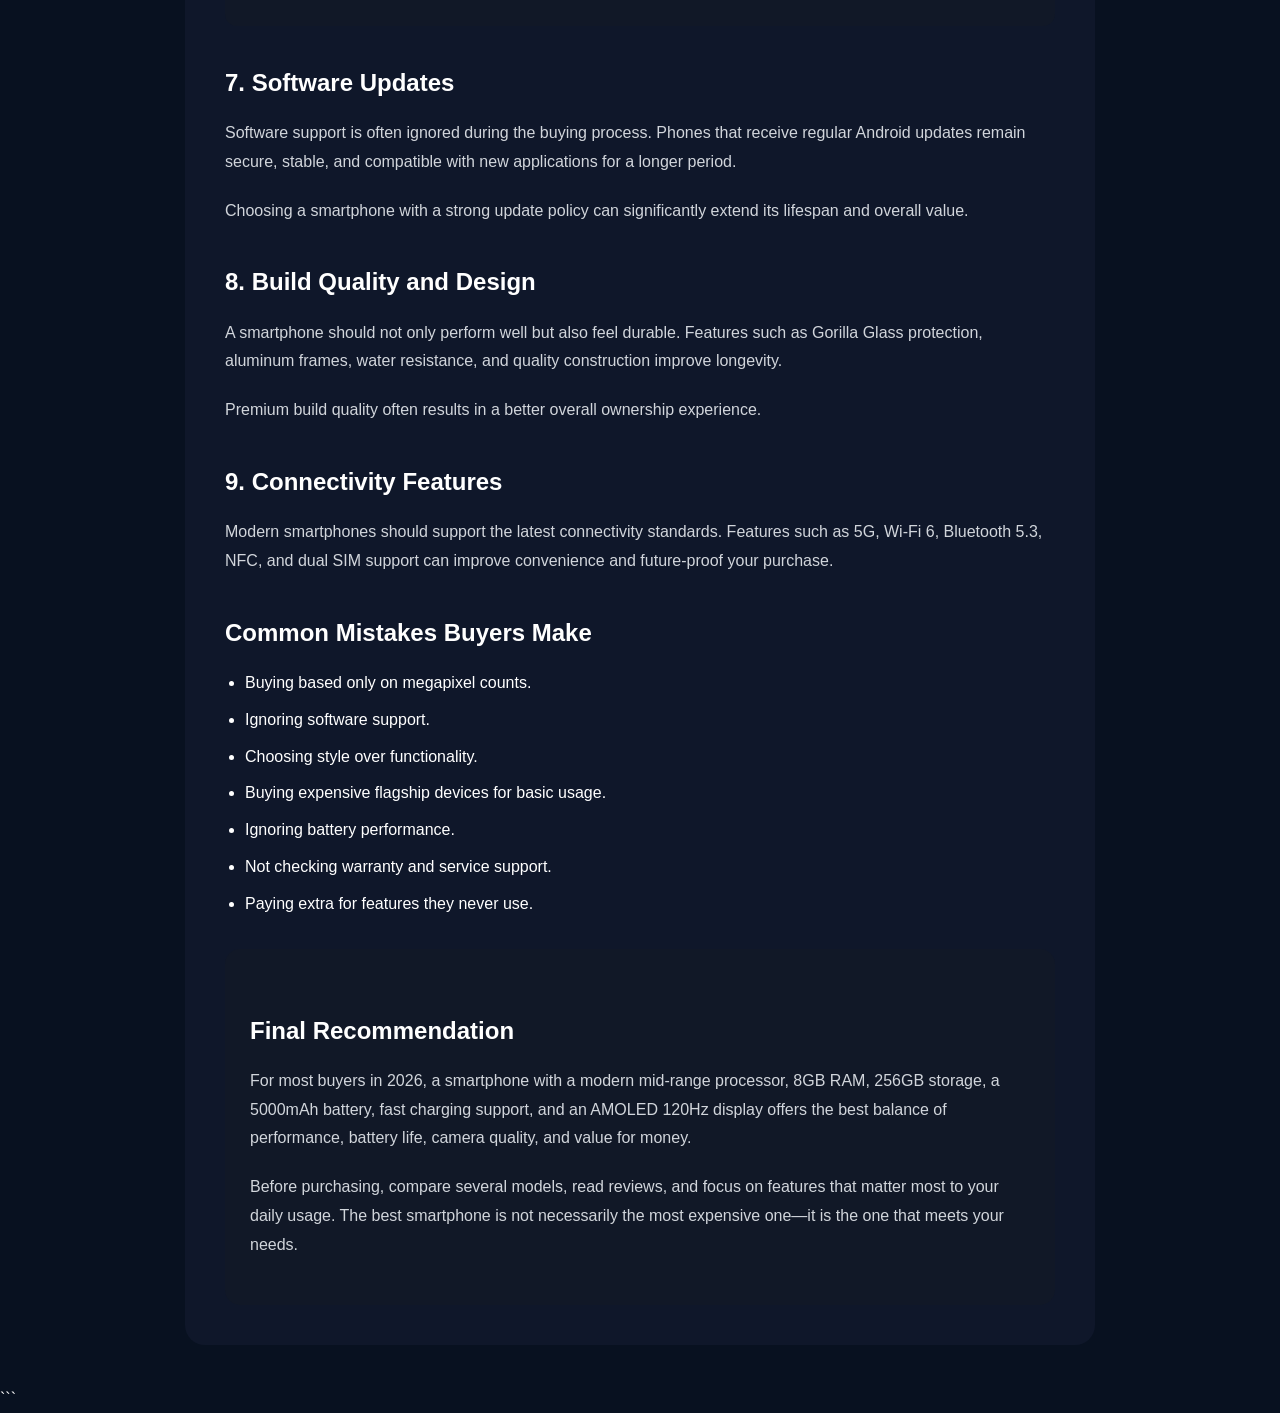
<file: articles/phone-guide.html>
<!DOCTYPE html>
<html lang="en">
<head>
<meta charset="UTF-8">
<meta name="viewport" content="width=device-width, initial-scale=1.0">
<title>Smartphone Buying Guide 2026</title>

<style>
*{
    margin:0;
    padding:0;
    box-sizing:border-box;
}

body{
    background:#081120;
    color:#fff;
    font-family:Segoe UI,sans-serif;
    line-height:1.8;
}

.container{
    max-width:950px;
    margin:auto;
    padding:40px 20px;
}

.back{
    display:inline-flex;
    align-items:center;
    gap:8px;
    text-decoration:none;
    color:#60a5fa;
    font-size:18px;
    margin-bottom:25px;
}

.back:hover{
    opacity:.8;
}

.hero{
    background:linear-gradient(135deg,#1e3a8a,#2563eb);
    padding:70px 40px;
    border-radius:20px;
    margin-bottom:30px;
}

.tag{
    background:rgba(255,255,255,.15);
    padding:6px 14px;
    border-radius:20px;
    display:inline-block;
    margin-bottom:15px;
}

.hero h1{
    font-size:42px;
    margin-bottom:15px;
}

.meta{
    color:#d1d5db;
}

.article{
    background:#0f172a;
    padding:40px;
    border-radius:20px;
}

.article p{
    margin-bottom:20px;
    color:#d1d5db;
}

.article h2{
    margin:35px 0 15px;
    color:white;
}

.tip{
    background:#172554;
    border-left:5px solid #60a5fa;
    padding:18px;
    margin:20px 0;
    border-radius:10px;
}

.spec-card{
    background:#111827;
    padding:20px;
    border-radius:12px;
    margin:20px 0;
}

.spec-card h3{
    margin-bottom:10px;
}

ul{
    margin-left:20px;
    margin-bottom:20px;
}

li{
    margin-bottom:8px;
}

.conclusion{
    background:#111827;
    padding:25px;
    border-radius:15px;
    margin-top:30px;
}

@media(max-width:768px){

.hero h1{
    font-size:30px;
}

.article{
    padding:25px;
}

}
</style>
</head>
<body>

<div class="container">

<a href="../index.html#blog" class="back">
    ← Back
</a>

<div class="hero">
    <div class="tag">Buying Guide</div>
    <h1>Smartphone Buying Guide 2026: Everything You Need To Know Before Buying</h1>
    <div class="meta">
        ✍️ Explorez Team • 12 min read
    </div>
</div>

<div class="article">

<p>
Buying a smartphone in 2026 can be confusing because hundreds of models are
available across different price ranges. Every brand claims to offer the
best camera, fastest processor, and longest battery life. However, choosing
the right smartphone is not about selecting the most expensive device. It is
about finding a phone that matches your needs and budget.
</p>

<p>
This guide explains the most important factors to consider before purchasing
a smartphone so that you can make a smart and informed decision.
</p>

<h2>1. Decide Your Budget First</h2>

<p>
The first step before looking at specifications is deciding how much money
you want to spend. Smartphones are available in budget, mid-range, premium,
and flagship categories.
</p>

<div class="tip">
💡 Setting a budget first helps narrow down your options and prevents overspending.
</div>

<ul>
<li>Under Rs. 20,000 – Basic everyday usage.</li>
<li>Rs. 20,000–40,000 – Best value for most users.</li>
<li>Rs. 40,000–60,000 – Gaming and power users.</li>
<li>Above Rs. 60,000 – Premium flagship experience.</li>
</ul>

<h2>2. Understanding the Processor</h2>

<p>
The processor is the brain of the smartphone. It affects performance,
gaming capabilities, multitasking, battery efficiency, and overall speed.
A powerful processor ensures your device remains smooth and responsive
for years.
</p>

<div class="spec-card">

<h3>Recommended Processors</h3>

<ul>
<li>Basic Usage: Snapdragon 6 Series</li>
<li>Mid-Range: Snapdragon 7 Series</li>
<li>Performance: Dimensity 8000 Series</li>
<li>Flagship: Snapdragon 8 Elite Series</li>
</ul>

</div>

<h2>3. Display Quality Matters</h2>

<p>
The display is one of the most important parts of any smartphone because
it is the component you interact with every day. A good display provides
better colors, smoother animations, and improved outdoor visibility.
</p>

<div class="spec-card">

<h3>Recommended Display Features</h3>

<ul>
<li>Full HD+ Resolution</li>
<li>AMOLED or OLED Panel</li>
<li>120Hz Refresh Rate</li>
<li>High Brightness for Outdoor Use</li>
</ul>

</div>

<h2>4. Camera Performance</h2>

<p>
Many buyers focus only on megapixels when comparing smartphones. However,
camera quality depends on several factors including sensor size, image
processing, stabilization, and software optimization.
</p>

<div class="tip">
📸 A good 50MP camera can often outperform a poorly optimized 108MP camera.
</div>

<p>
Always check camera samples, video quality, portrait performance, and
night photography results before making a purchase.
</p>

<h2>5. Battery Life and Charging</h2>

<p>
Battery life is a major consideration for modern smartphone users. Most
phones now feature batteries between 5000mAh and 6000mAh which can easily
last a full day under normal usage.
</p>

<div class="spec-card">

<h3>Battery Recommendations</h3>

<ul>
<li>5000mAh – Standard all-day usage.</li>
<li>5500mAh+ – Heavy users and gamers.</li>
<li>45W Charging – Recommended minimum.</li>
<li>80W+ Charging – Ultra-fast charging.</li>
</ul>

</div>

<h2>6. RAM and Storage</h2>

<p>
Having enough RAM and storage is essential for long-term usability.
More RAM improves multitasking while additional storage allows you to
store more photos, videos, and applications.
</p>

<div class="spec-card">

<h3>Recommended Configurations</h3>

<ul>
<li>6GB RAM – Basic users.</li>
<li>8GB RAM – Best choice for most users.</li>
<li>12GB RAM – Gaming and heavy multitasking.</li>
<li>128GB Storage – Minimum recommendation.</li>
<li>256GB Storage – Ideal for long-term use.</li>
</ul>

</div>

<h2>7. Software Updates</h2>

<p>
Software support is often ignored during the buying process. Phones that
receive regular Android updates remain secure, stable, and compatible with
new applications for a longer period.
</p>

<p>
Choosing a smartphone with a strong update policy can significantly extend
its lifespan and overall value.
</p>

<h2>8. Build Quality and Design</h2>

<p>
A smartphone should not only perform well but also feel durable.
Features such as Gorilla Glass protection, aluminum frames, water
resistance, and quality construction improve longevity.
</p>

<p>
Premium build quality often results in a better overall ownership experience.
</p>

<h2>9. Connectivity Features</h2>

<p>
Modern smartphones should support the latest connectivity standards.
Features such as 5G, Wi-Fi 6, Bluetooth 5.3, NFC, and dual SIM support
can improve convenience and future-proof your purchase.
</p>

<h2>Common Mistakes Buyers Make</h2>

<ul>
<li>Buying based only on megapixel counts.</li>
<li>Ignoring software support.</li>
<li>Choosing style over functionality.</li>
<li>Buying expensive flagship devices for basic usage.</li>
<li>Ignoring battery performance.</li>
<li>Not checking warranty and service support.</li>
<li>Paying extra for features they never use.</li>
</ul>

<div class="conclusion">

<h2>Final Recommendation</h2>

<p>
For most buyers in 2026, a smartphone with a modern mid-range processor,
8GB RAM, 256GB storage, a 5000mAh battery, fast charging support, and an
AMOLED 120Hz display offers the best balance of performance, battery life,
camera quality, and value for money.
</p>

<p>
Before purchasing, compare several models, read reviews, and focus on
features that matter most to your daily usage. The best smartphone is not
necessarily the most expensive one—it is the one that meets your needs.
</p>

</div>

</div>

</div>

</body>
</html>
```
</file>
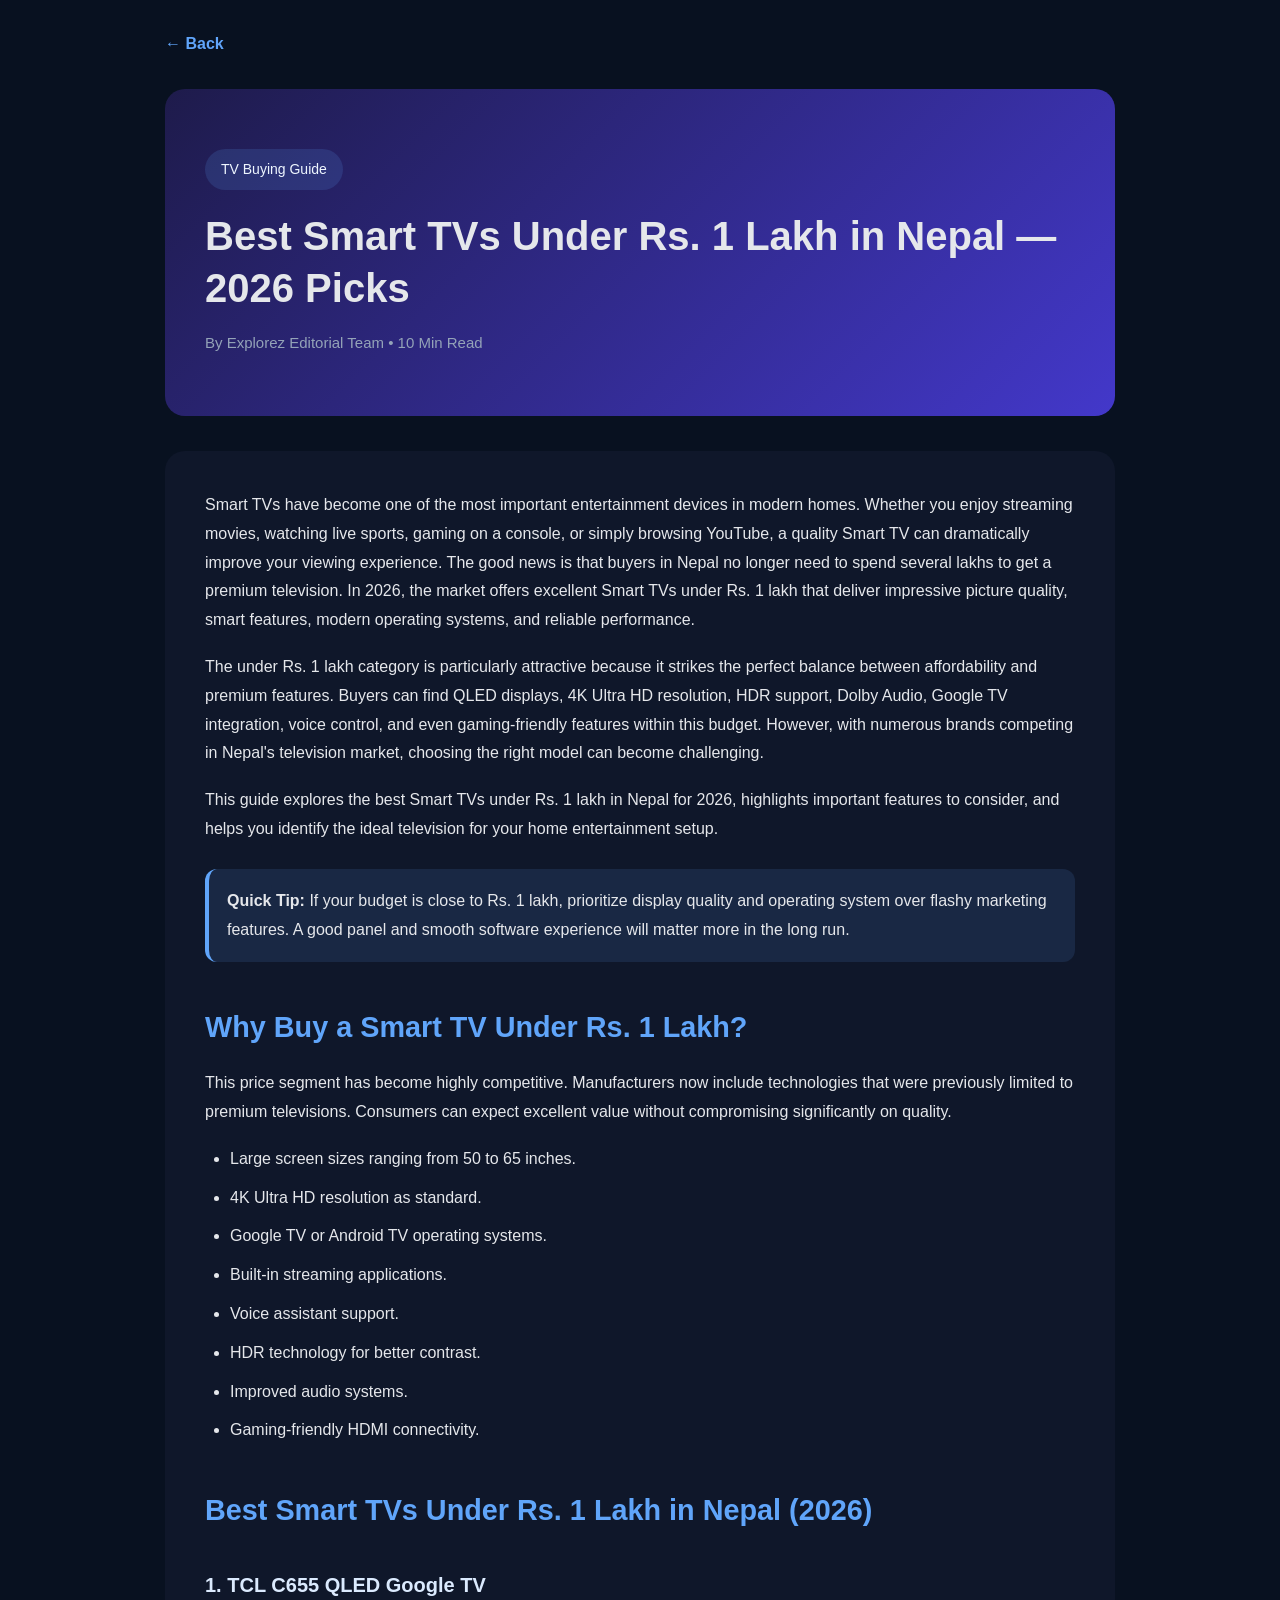
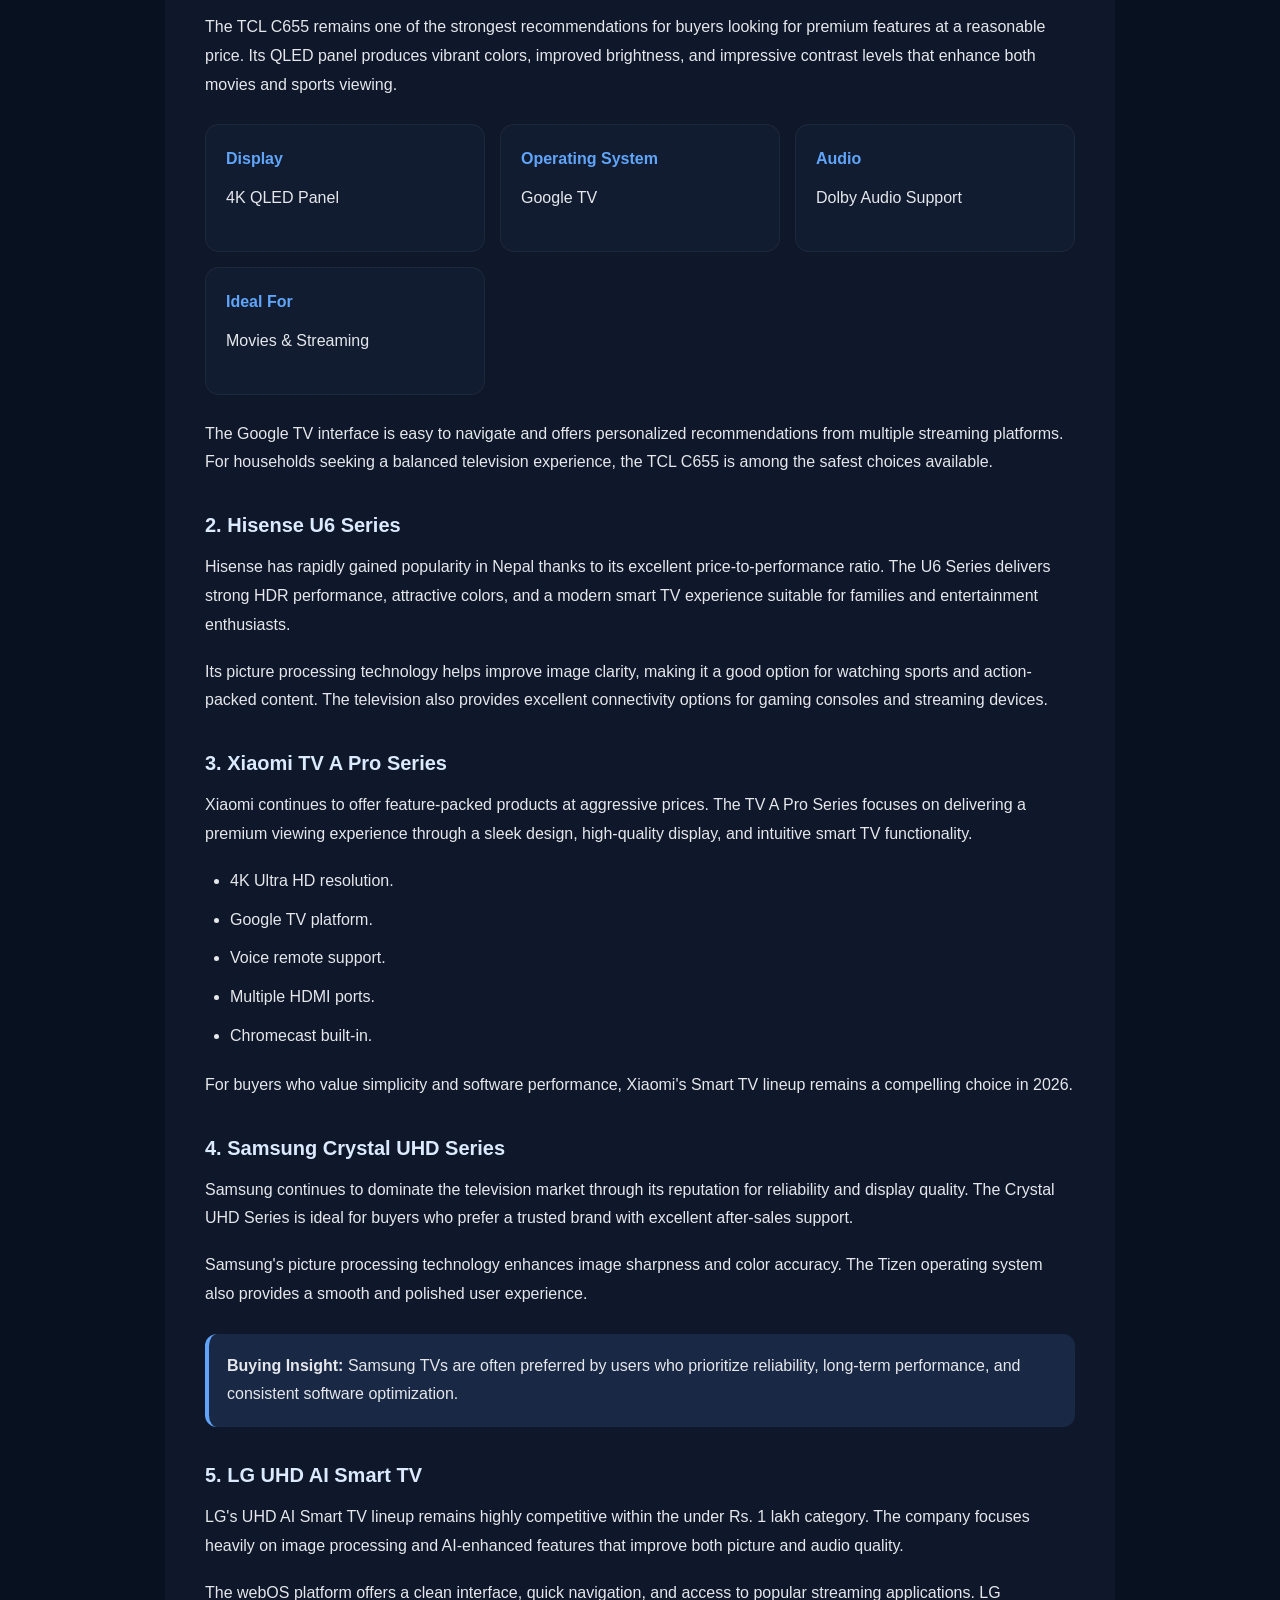
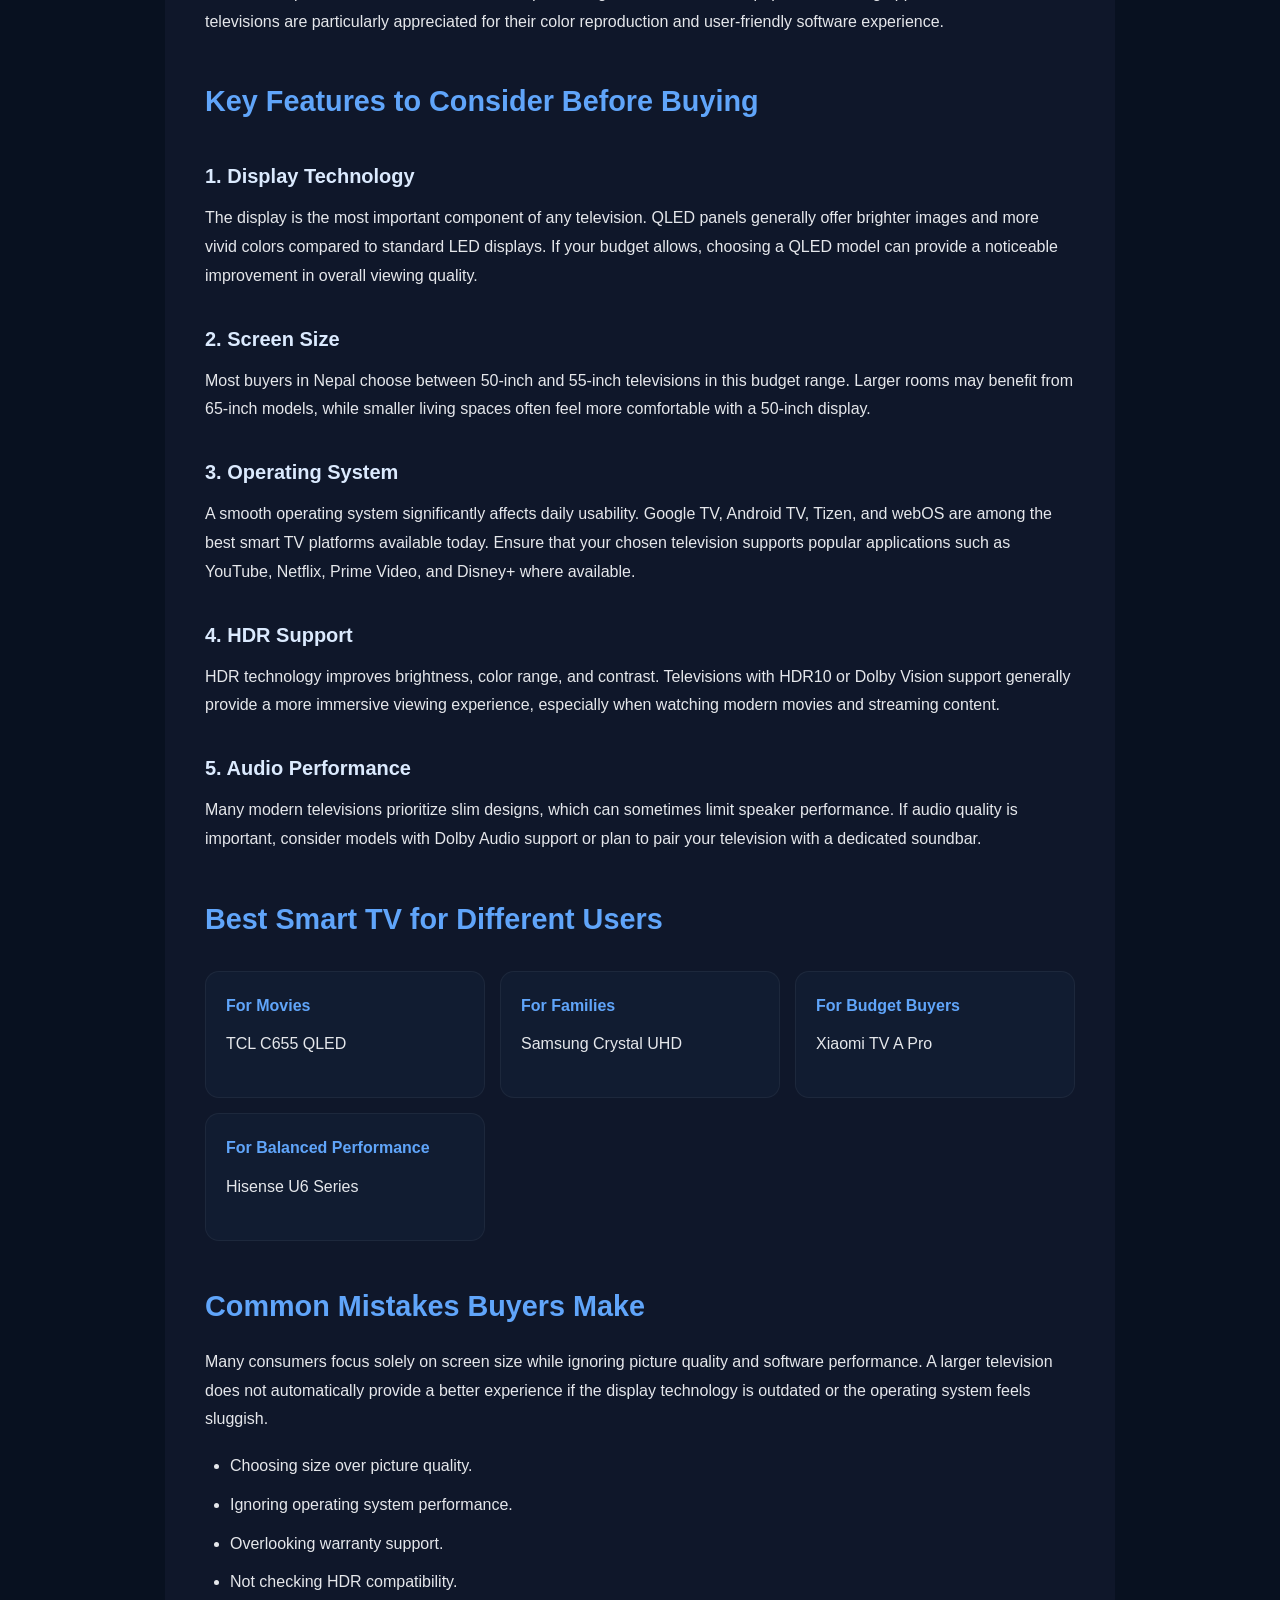
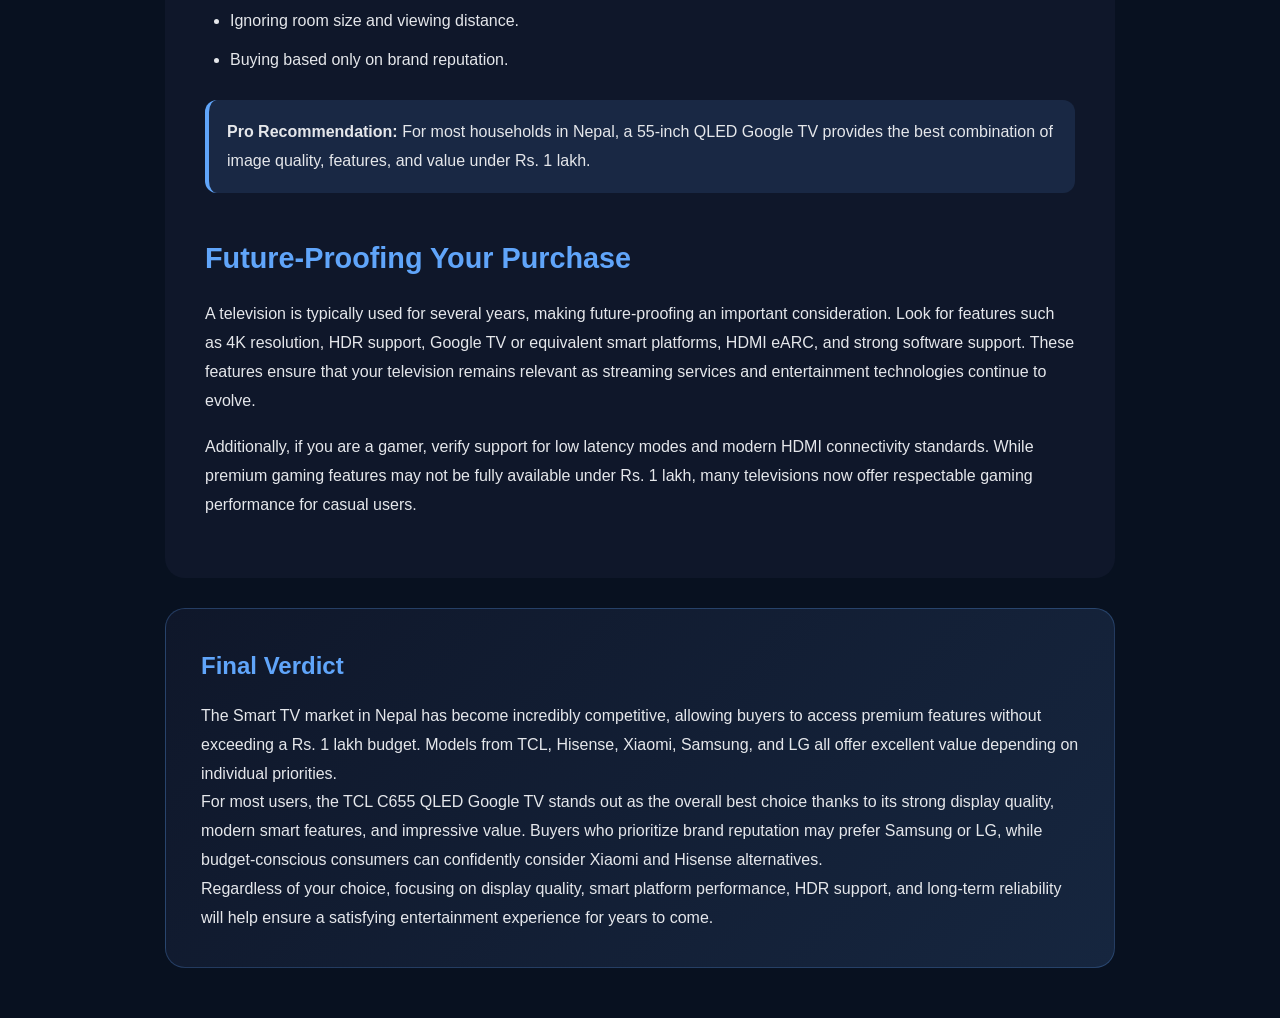
<file: articles/Smart-tv.html>
<!DOCTYPE html>
<html lang="en">
<head>
<meta charset="UTF-8">
<meta name="viewport" content="width=device-width, initial-scale=1.0">
<title>Best Smart TVs Under Rs. 1 Lakh in Nepal (2026 Picks) | Explorez</title>

<meta name="description" content="Discover the best Smart TVs under Rs. 1 lakh in Nepal for 2026. Compare QLED, LED, Google TV and Android TV options with buying tips, features, and recommendations.">

<style>
*{
    margin:0;
    padding:0;
    box-sizing:border-box;
}

body{
    background:#081120;
    color:#e5e7eb;
    font-family:Arial, Helvetica, sans-serif;
    line-height:1.8;
}

a{
    text-decoration:none;
}

.container{
    width:90%;
    max-width:950px;
    margin:auto;
}

.back-btn{
    display:inline-block;
    margin:30px 0;
    color:#60a5fa;
    font-weight:600;
    transition:.3s;
}

.back-btn:hover{
    opacity:.8;
}

.hero{
    background:linear-gradient(135deg,#1e1b4b,#4338ca);
    padding:60px 40px;
    border-radius:20px;
    margin-bottom:35px;
}

.tag{
    display:inline-block;
    background:rgba(96,165,250,0.15);
    color:#eef6ff;
    padding:8px 16px;
    border-radius:30px;
    font-size:14px;
    margin-bottom:20px;
}

.hero h1{
    font-size:2.5rem;
    line-height:1.3;
    margin-bottom:15px;
}

.meta{
    color:#94a3b8;
    font-size:15px;
}

.article-card{
    background:#0f172a;
    padding:40px;
    border-radius:20px;
    margin-bottom:30px;
}

.article-card h2{
    color:#60a5fa;
    margin:40px 0 15px;
    font-size:1.8rem;
}

.article-card h3{
    color:#dbeafe;
    margin:30px 0 10px;
    font-size:1.25rem;
}

.article-card p{
    margin-bottom:18px;
}

.article-card ul{
    margin:15px 0 20px 25px;
}

.article-card li{
    margin-bottom:10px;
}

.tip-box{
    background:rgba(96,165,250,0.12);
    border-left:4px solid #60a5fa;
    padding:18px;
    border-radius:12px;
    margin:25px 0;
}

.spec-grid{
    display:grid;
    grid-template-columns:repeat(auto-fit,minmax(220px,1fr));
    gap:15px;
    margin:25px 0;
}

.spec-card{
    background:#111c31;
    padding:20px;
    border-radius:14px;
    border:1px solid rgba(255,255,255,0.05);
}

.spec-card h4{
    color:#60a5fa;
    margin-bottom:10px;
}

.conclusion{
    background:linear-gradient(135deg,#0f172a,#16263f);
    padding:35px;
    border-radius:20px;
    border:1px solid rgba(96,165,250,0.25);
    margin-bottom:50px;
}

.conclusion h2{
    color:#60a5fa;
    margin-bottom:15px;
}

@media(max-width:768px){

.hero{
    padding:35px 25px;
}

.hero h1{
    font-size:1.9rem;
}

.article-card{
    padding:25px;
}

.article-card h2{
    font-size:1.5rem;
}
}
</style>
</head>

<body>

<div class="container">

<a href="../index.html#blog" class="back-btn">← Back</a>

<section class="hero">
    <div class="tag">TV Buying Guide</div>
    <h1>Best Smart TVs Under Rs. 1 Lakh in Nepal — 2026 Picks</h1>
    <div class="meta">By Explorez Editorial Team • 10 Min Read</div>
</section>

<article class="article-card">

<p>
Smart TVs have become one of the most important entertainment devices in modern homes. Whether you enjoy streaming movies, watching live sports, gaming on a console, or simply browsing YouTube, a quality Smart TV can dramatically improve your viewing experience. The good news is that buyers in Nepal no longer need to spend several lakhs to get a premium television. In 2026, the market offers excellent Smart TVs under Rs. 1 lakh that deliver impressive picture quality, smart features, modern operating systems, and reliable performance.
</p>

<p>
The under Rs. 1 lakh category is particularly attractive because it strikes the perfect balance between affordability and premium features. Buyers can find QLED displays, 4K Ultra HD resolution, HDR support, Dolby Audio, Google TV integration, voice control, and even gaming-friendly features within this budget. However, with numerous brands competing in Nepal's television market, choosing the right model can become challenging.
</p>

<p>
This guide explores the best Smart TVs under Rs. 1 lakh in Nepal for 2026, highlights important features to consider, and helps you identify the ideal television for your home entertainment setup.
</p>

<div class="tip-box">
<strong>Quick Tip:</strong> If your budget is close to Rs. 1 lakh, prioritize display quality and operating system over flashy marketing features. A good panel and smooth software experience will matter more in the long run.
</div>

<h2>Why Buy a Smart TV Under Rs. 1 Lakh?</h2>

<p>
This price segment has become highly competitive. Manufacturers now include technologies that were previously limited to premium televisions. Consumers can expect excellent value without compromising significantly on quality.
</p>

<ul>
<li>Large screen sizes ranging from 50 to 65 inches.</li>
<li>4K Ultra HD resolution as standard.</li>
<li>Google TV or Android TV operating systems.</li>
<li>Built-in streaming applications.</li>
<li>Voice assistant support.</li>
<li>HDR technology for better contrast.</li>
<li>Improved audio systems.</li>
<li>Gaming-friendly HDMI connectivity.</li>
</ul>

<h2>Best Smart TVs Under Rs. 1 Lakh in Nepal (2026)</h2>

<h3>1. TCL C655 QLED Google TV</h3>

<p>
The TCL C655 remains one of the strongest recommendations for buyers looking for premium features at a reasonable price. Its QLED panel produces vibrant colors, improved brightness, and impressive contrast levels that enhance both movies and sports viewing.
</p>

<div class="spec-grid">
<div class="spec-card">
<h4>Display</h4>
<p>4K QLED Panel</p>
</div>

<div class="spec-card">
<h4>Operating System</h4>
<p>Google TV</p>
</div>

<div class="spec-card">
<h4>Audio</h4>
<p>Dolby Audio Support</p>
</div>

<div class="spec-card">
<h4>Ideal For</h4>
<p>Movies & Streaming</p>
</div>
</div>

<p>
The Google TV interface is easy to navigate and offers personalized recommendations from multiple streaming platforms. For households seeking a balanced television experience, the TCL C655 is among the safest choices available.
</p>

<h3>2. Hisense U6 Series</h3>

<p>
Hisense has rapidly gained popularity in Nepal thanks to its excellent price-to-performance ratio. The U6 Series delivers strong HDR performance, attractive colors, and a modern smart TV experience suitable for families and entertainment enthusiasts.
</p>

<p>
Its picture processing technology helps improve image clarity, making it a good option for watching sports and action-packed content. The television also provides excellent connectivity options for gaming consoles and streaming devices.
</p>

<h3>3. Xiaomi TV A Pro Series</h3>

<p>
Xiaomi continues to offer feature-packed products at aggressive prices. The TV A Pro Series focuses on delivering a premium viewing experience through a sleek design, high-quality display, and intuitive smart TV functionality.
</p>

<ul>
<li>4K Ultra HD resolution.</li>
<li>Google TV platform.</li>
<li>Voice remote support.</li>
<li>Multiple HDMI ports.</li>
<li>Chromecast built-in.</li>
</ul>

<p>
For buyers who value simplicity and software performance, Xiaomi's Smart TV lineup remains a compelling choice in 2026.
</p>

<h3>4. Samsung Crystal UHD Series</h3>

<p>
Samsung continues to dominate the television market through its reputation for reliability and display quality. The Crystal UHD Series is ideal for buyers who prefer a trusted brand with excellent after-sales support.
</p>

<p>
Samsung's picture processing technology enhances image sharpness and color accuracy. The Tizen operating system also provides a smooth and polished user experience.
</p>

<div class="tip-box">
<strong>Buying Insight:</strong> Samsung TVs are often preferred by users who prioritize reliability, long-term performance, and consistent software optimization.
</div>

<h3>5. LG UHD AI Smart TV</h3>

<p>
LG's UHD AI Smart TV lineup remains highly competitive within the under Rs. 1 lakh category. The company focuses heavily on image processing and AI-enhanced features that improve both picture and audio quality.
</p>

<p>
The webOS platform offers a clean interface, quick navigation, and access to popular streaming applications. LG televisions are particularly appreciated for their color reproduction and user-friendly software experience.
</p>

<h2>Key Features to Consider Before Buying</h2>

<h3>1. Display Technology</h3>

<p>
The display is the most important component of any television. QLED panels generally offer brighter images and more vivid colors compared to standard LED displays. If your budget allows, choosing a QLED model can provide a noticeable improvement in overall viewing quality.
</p>

<h3>2. Screen Size</h3>

<p>
Most buyers in Nepal choose between 50-inch and 55-inch televisions in this budget range. Larger rooms may benefit from 65-inch models, while smaller living spaces often feel more comfortable with a 50-inch display.
</p>

<h3>3. Operating System</h3>

<p>
A smooth operating system significantly affects daily usability. Google TV, Android TV, Tizen, and webOS are among the best smart TV platforms available today. Ensure that your chosen television supports popular applications such as YouTube, Netflix, Prime Video, and Disney+ where available.
</p>

<h3>4. HDR Support</h3>

<p>
HDR technology improves brightness, color range, and contrast. Televisions with HDR10 or Dolby Vision support generally provide a more immersive viewing experience, especially when watching modern movies and streaming content.
</p>

<h3>5. Audio Performance</h3>

<p>
Many modern televisions prioritize slim designs, which can sometimes limit speaker performance. If audio quality is important, consider models with Dolby Audio support or plan to pair your television with a dedicated soundbar.
</p>

<h2>Best Smart TV for Different Users</h2>

<div class="spec-grid">

<div class="spec-card">
<h4>For Movies</h4>
<p>TCL C655 QLED</p>
</div>

<div class="spec-card">
<h4>For Families</h4>
<p>Samsung Crystal UHD</p>
</div>

<div class="spec-card">
<h4>For Budget Buyers</h4>
<p>Xiaomi TV A Pro</p>
</div>

<div class="spec-card">
<h4>For Balanced Performance</h4>
<p>Hisense U6 Series</p>
</div>

</div>

<h2>Common Mistakes Buyers Make</h2>

<p>
Many consumers focus solely on screen size while ignoring picture quality and software performance. A larger television does not automatically provide a better experience if the display technology is outdated or the operating system feels sluggish.
</p>

<ul>
<li>Choosing size over picture quality.</li>
<li>Ignoring operating system performance.</li>
<li>Overlooking warranty support.</li>
<li>Not checking HDR compatibility.</li>
<li>Ignoring room size and viewing distance.</li>
<li>Buying based only on brand reputation.</li>
</ul>

<div class="tip-box">
<strong>Pro Recommendation:</strong> For most households in Nepal, a 55-inch QLED Google TV provides the best combination of image quality, features, and value under Rs. 1 lakh.
</div>

<h2>Future-Proofing Your Purchase</h2>

<p>
A television is typically used for several years, making future-proofing an important consideration. Look for features such as 4K resolution, HDR support, Google TV or equivalent smart platforms, HDMI eARC, and strong software support. These features ensure that your television remains relevant as streaming services and entertainment technologies continue to evolve.
</p>

<p>
Additionally, if you are a gamer, verify support for low latency modes and modern HDMI connectivity standards. While premium gaming features may not be fully available under Rs. 1 lakh, many televisions now offer respectable gaming performance for casual users.
</p>

</article>

<section class="conclusion">

<h2>Final Verdict</h2>

<p>
The Smart TV market in Nepal has become incredibly competitive, allowing buyers to access premium features without exceeding a Rs. 1 lakh budget. Models from TCL, Hisense, Xiaomi, Samsung, and LG all offer excellent value depending on individual priorities.
</p>

<p>
For most users, the TCL C655 QLED Google TV stands out as the overall best choice thanks to its strong display quality, modern smart features, and impressive value. Buyers who prioritize brand reputation may prefer Samsung or LG, while budget-conscious consumers can confidently consider Xiaomi and Hisense alternatives.
</p>

<p>
Regardless of your choice, focusing on display quality, smart platform performance, HDR support, and long-term reliability will help ensure a satisfying entertainment experience for years to come.
</p>

</section>

</div>

</body>
</html>
</file>
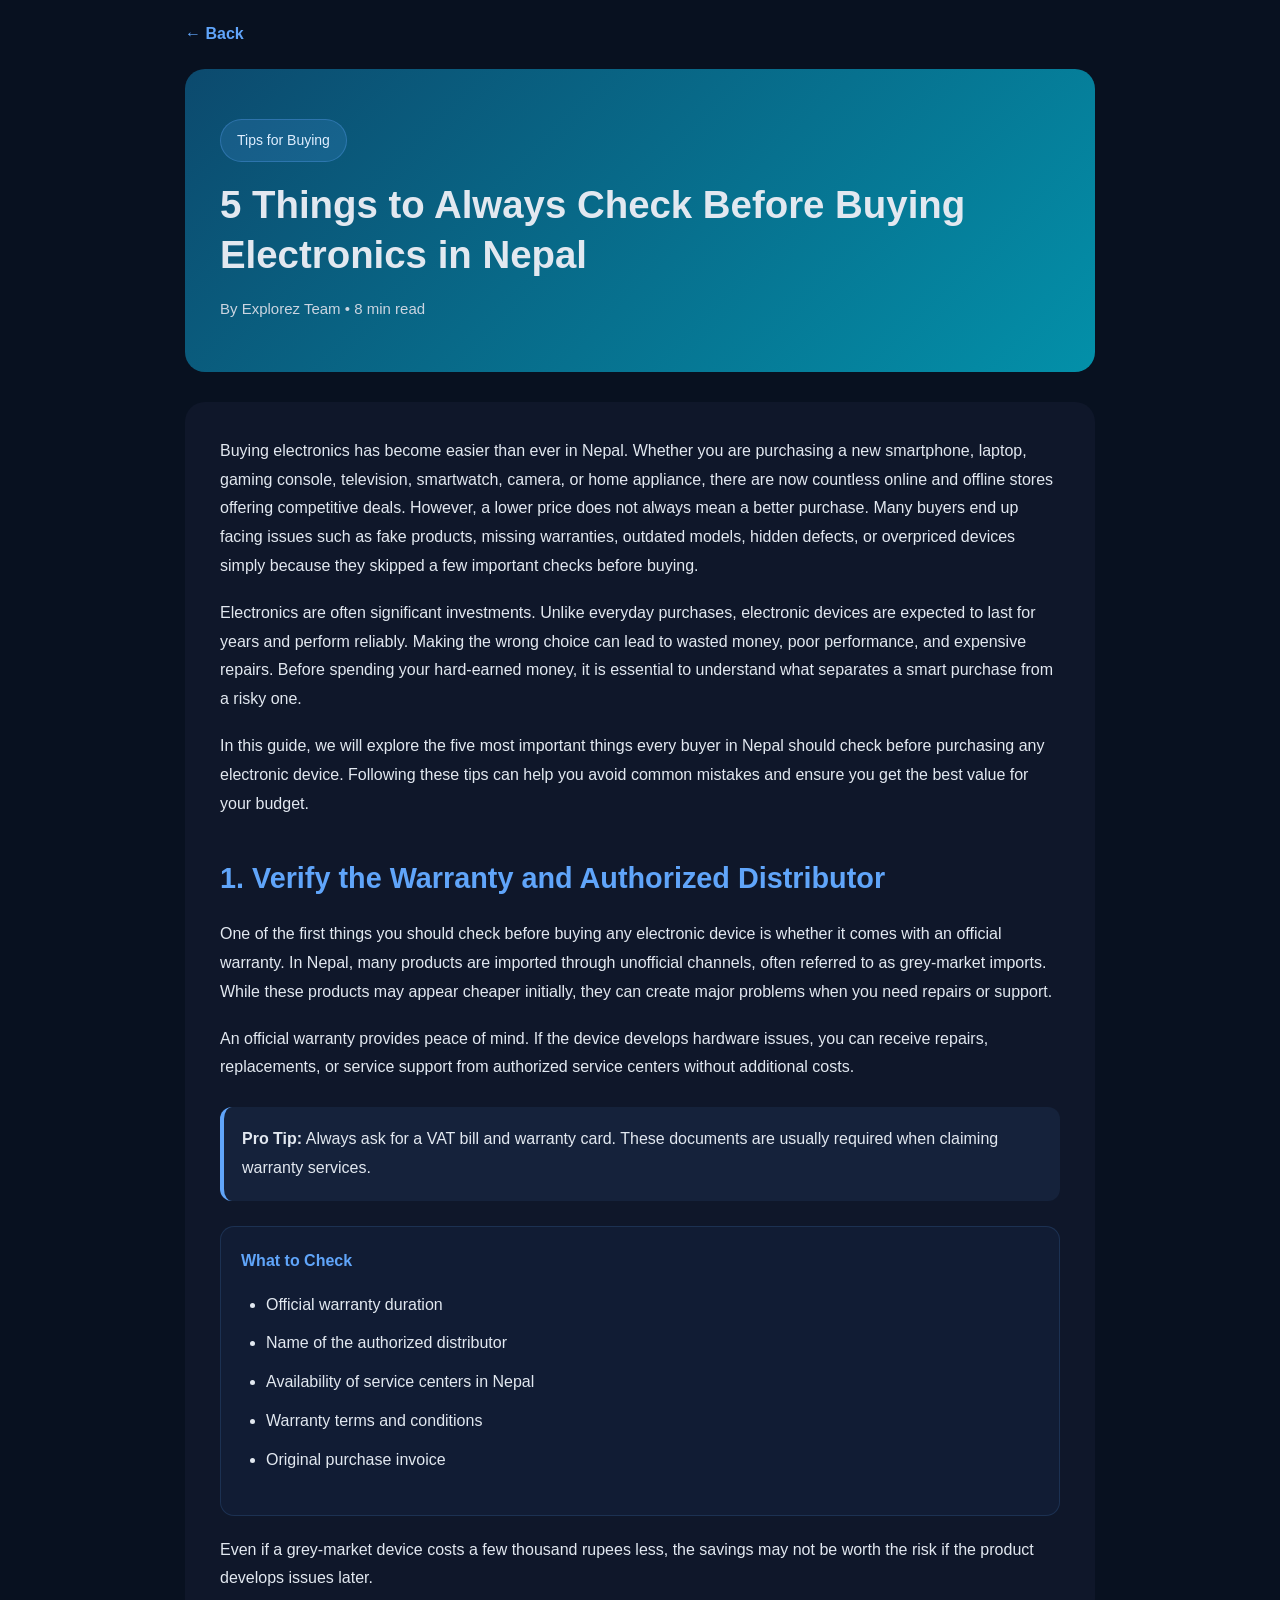
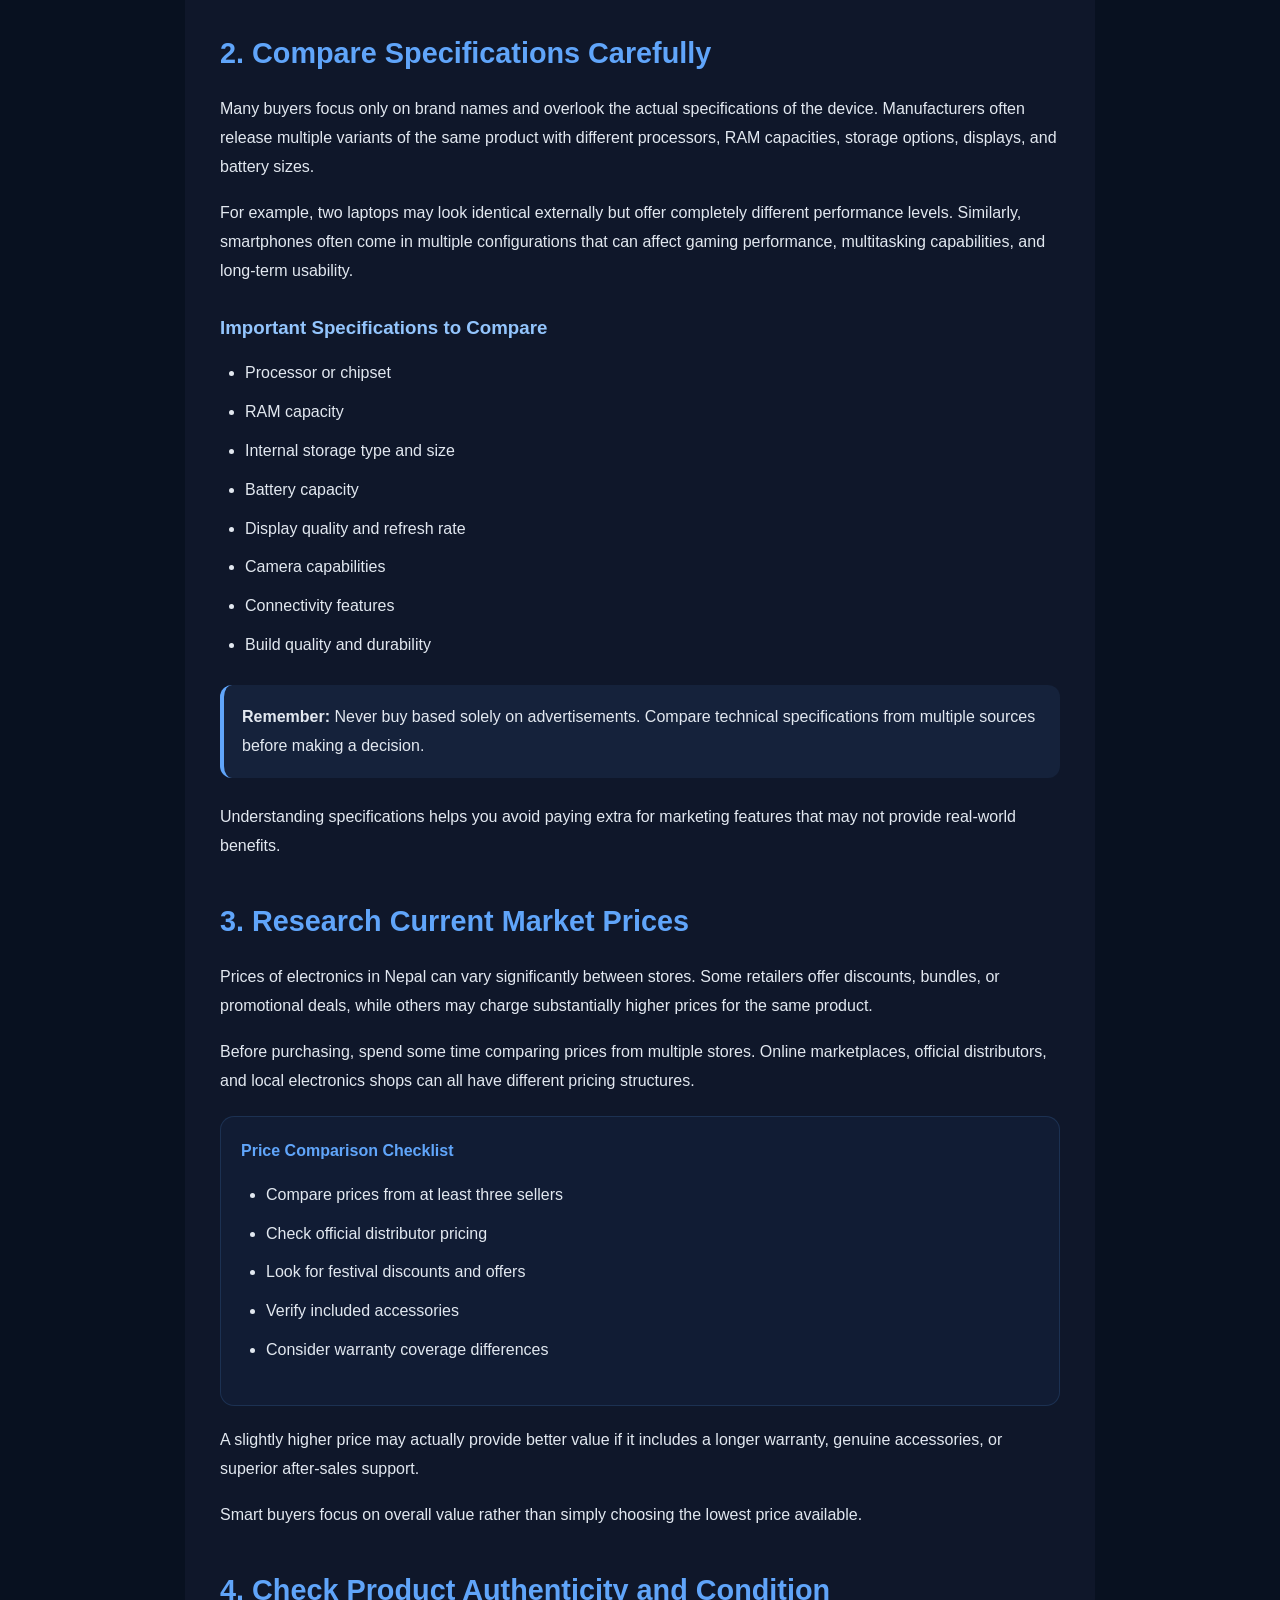
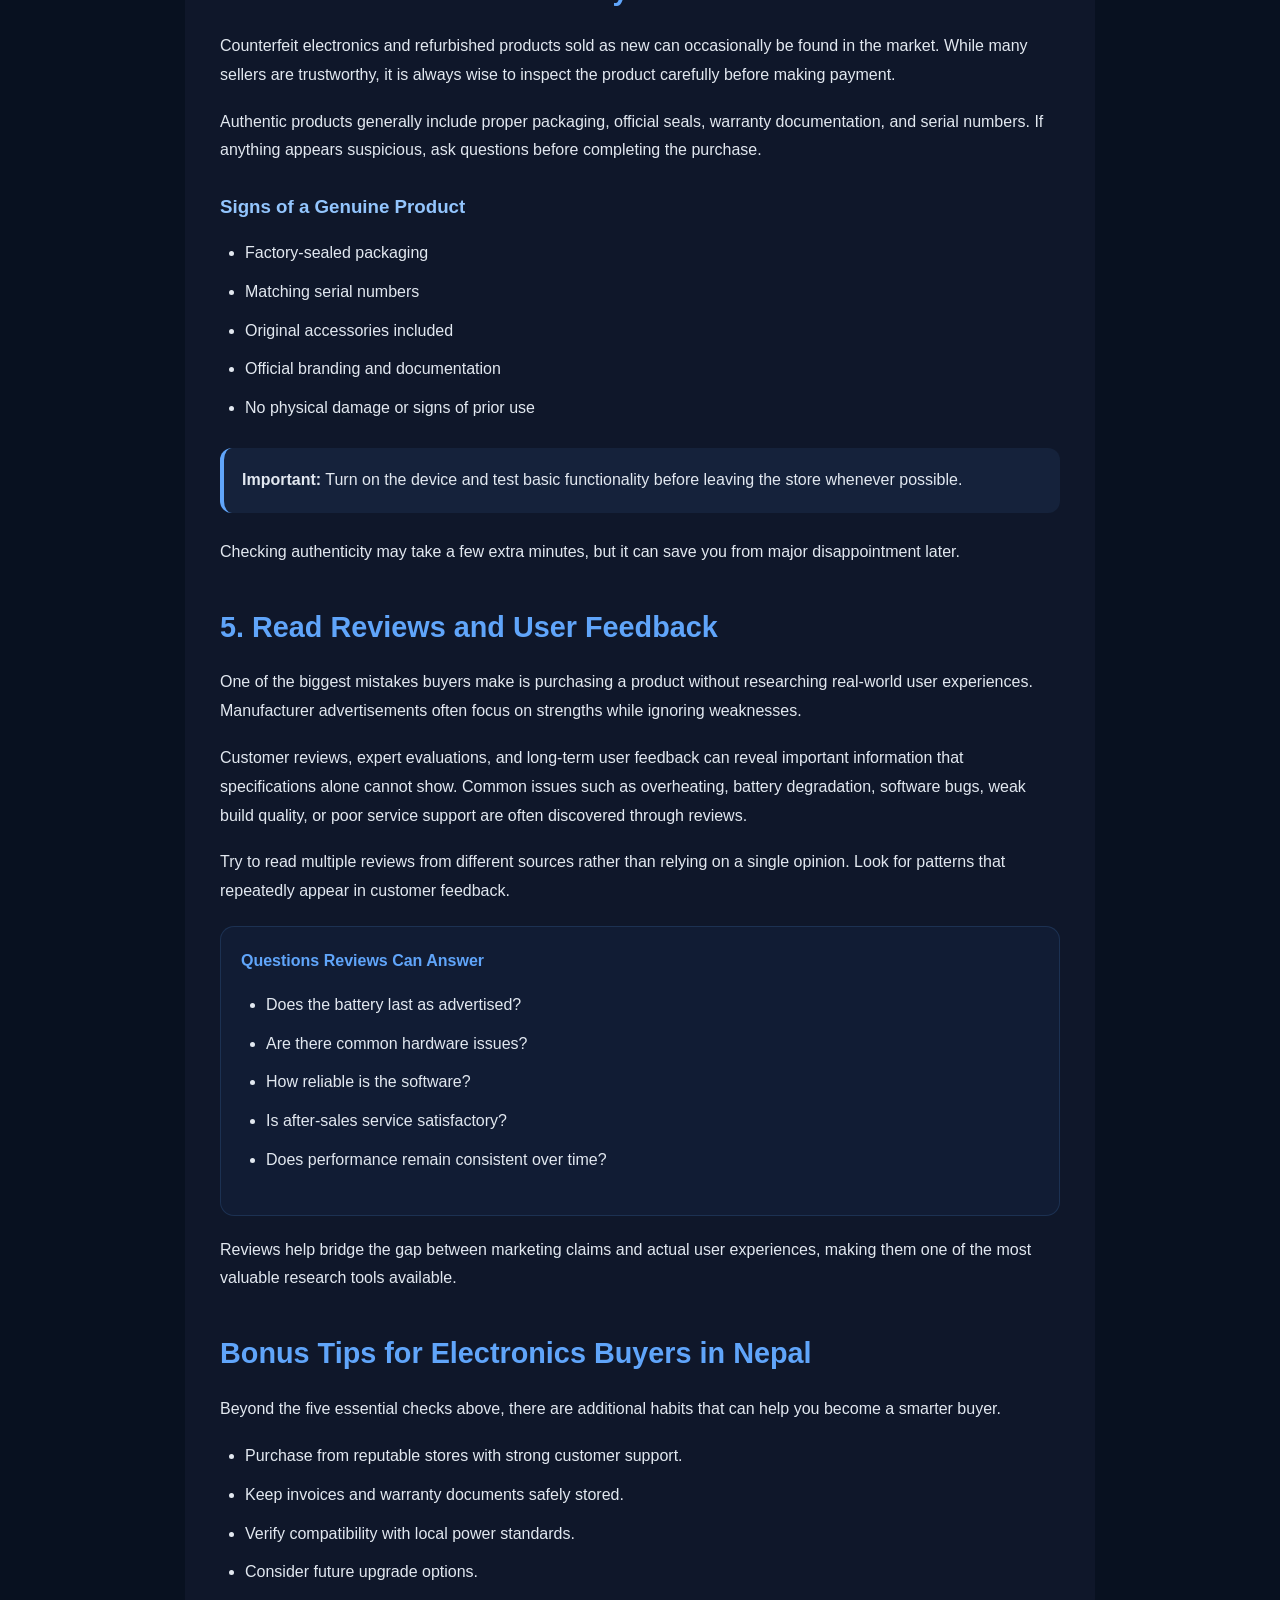
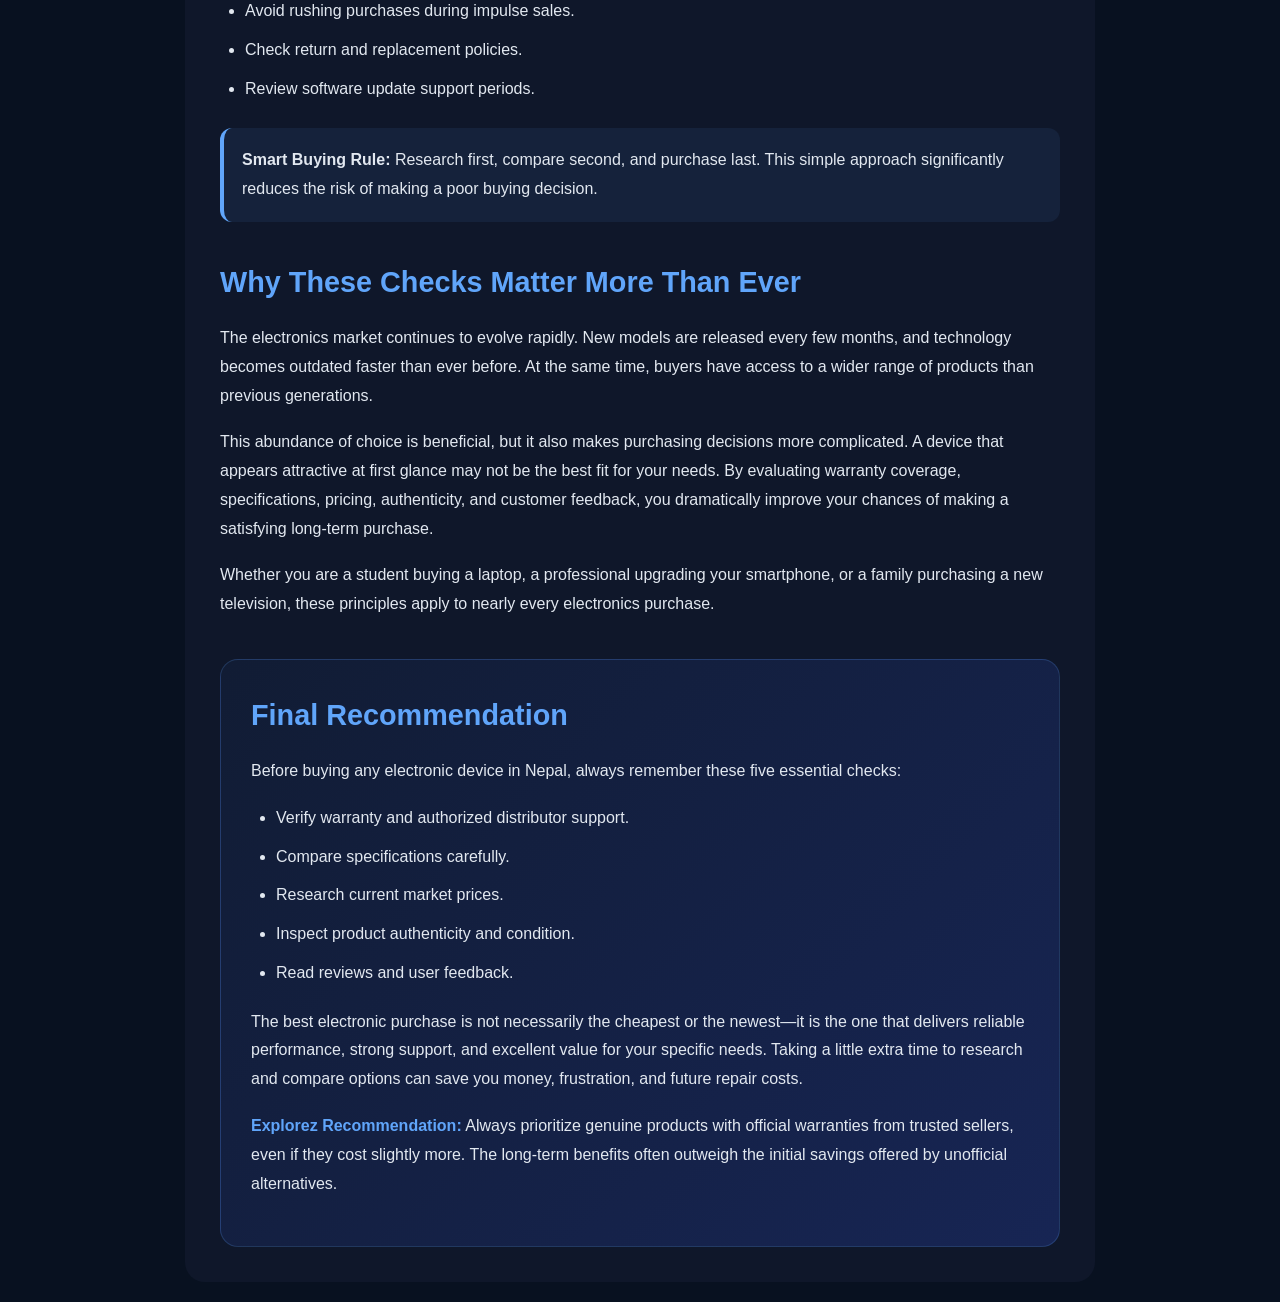
<file: articles/tips.html>
<!DOCTYPE html>
<html lang="en">
<head>
<meta charset="UTF-8">
<meta name="viewport" content="width=device-width, initial-scale=1.0">

<title>5 Things to Always Check Before Buying Electronics in Nepal (2026 Guide) | Explorez</title>

<meta name="description" content="Planning to buy a smartphone, laptop, TV, camera, or any electronic device in Nepal? Discover the 5 most important things to check before buying electronics to avoid scams, save money, and make a smart purchase.">

<style>
*{
    margin:0;
    padding:0;
    box-sizing:border-box;
}

body{
    background:#081120;
    color:#e2e8f0;
    font-family:Arial, Helvetica, sans-serif;
    line-height:1.8;
}

.container{
    max-width:950px;
    margin:auto;
    padding:20px;
}

.back-btn{
    display:inline-block;
    color:#60a5fa;
    text-decoration:none;
    font-weight:600;
    margin-bottom:20px;
    transition:.3s;
}

.back-btn:hover{
    opacity:.8;
}

.hero{
    background:linear-gradient(135deg,#0c4a6e,#0390a9);
    padding:50px 35px;
    border-radius:20px;
    margin-bottom:30px;
}

.category{
    display:inline-block;
    background:rgba(96,165,250,.15);
    color:#dfeeff;
    border:1px solid rgba(96,165,250,.3);
    padding:8px 16px;
    border-radius:30px;
    font-size:14px;
    margin-bottom:18px;
}

.hero h1{
    font-size:2.4rem;
    margin-bottom:15px;
    line-height:1.3;
}

.meta{
    color:#cbd5e1;
    font-size:15px;
}

.article-card{
    background:#0f172a;
    padding:35px;
    border-radius:20px;
}

.article-card h2{
    color:#60a5fa;
    margin-top:35px;
    margin-bottom:15px;
    font-size:1.8rem;
}

.article-card h3{
    color:#93c5fd;
    margin-top:25px;
    margin-bottom:10px;
}

.article-card p{
    margin-bottom:18px;
}

.tip-box{
    background:rgba(96,165,250,.08);
    border-left:4px solid #60a5fa;
    padding:18px;
    border-radius:12px;
    margin:25px 0;
}

.spec-card{
    background:#111c34;
    border:1px solid rgba(96,165,250,.15);
    padding:20px;
    border-radius:14px;
    margin:20px 0;
}

.spec-card h4{
    color:#60a5fa;
    margin-bottom:10px;
}

ul{
    margin:15px 0 20px 25px;
}

li{
    margin-bottom:10px;
}

.conclusion{
    background:linear-gradient(135deg,#111c34,#172554);
    border:1px solid rgba(96,165,250,.2);
    padding:30px;
    border-radius:18px;
    margin-top:40px;
}

.conclusion h2{
    margin-top:0;
}

.highlight{
    color:#60a5fa;
    font-weight:bold;
}

@media(max-width:768px){

.hero{
    padding:35px 25px;
}

.hero h1{
    font-size:1.8rem;
}

.article-card{
    padding:25px;
}

.article-card h2{
    font-size:1.5rem;
}
}
</style>
</head>

<body>

<div class="container">

<a href="../index.html#blog" class="back-btn">← Back</a>

<section class="hero">
    <span class="category">Tips for Buying</span>
    <h1>5 Things to Always Check Before Buying Electronics in Nepal</h1>
    <div class="meta">By Explorez Team • 8 min read</div>
</section>

<section class="article-card">

<p>
Buying electronics has become easier than ever in Nepal. Whether you are purchasing a new smartphone, laptop, gaming console, television, smartwatch, camera, or home appliance, there are now countless online and offline stores offering competitive deals. However, a lower price does not always mean a better purchase. Many buyers end up facing issues such as fake products, missing warranties, outdated models, hidden defects, or overpriced devices simply because they skipped a few important checks before buying.
</p>

<p>
Electronics are often significant investments. Unlike everyday purchases, electronic devices are expected to last for years and perform reliably. Making the wrong choice can lead to wasted money, poor performance, and expensive repairs. Before spending your hard-earned money, it is essential to understand what separates a smart purchase from a risky one.
</p>

<p>
In this guide, we will explore the five most important things every buyer in Nepal should check before purchasing any electronic device. Following these tips can help you avoid common mistakes and ensure you get the best value for your budget.
</p>

<h2>1. Verify the Warranty and Authorized Distributor</h2>

<p>
One of the first things you should check before buying any electronic device is whether it comes with an official warranty. In Nepal, many products are imported through unofficial channels, often referred to as grey-market imports. While these products may appear cheaper initially, they can create major problems when you need repairs or support.
</p>

<p>
An official warranty provides peace of mind. If the device develops hardware issues, you can receive repairs, replacements, or service support from authorized service centers without additional costs.
</p>

<div class="tip-box">
<strong>Pro Tip:</strong> Always ask for a VAT bill and warranty card. These documents are usually required when claiming warranty services.
</div>

<div class="spec-card">
<h4>What to Check</h4>
<ul>
<li>Official warranty duration</li>
<li>Name of the authorized distributor</li>
<li>Availability of service centers in Nepal</li>
<li>Warranty terms and conditions</li>
<li>Original purchase invoice</li>
</ul>
</div>

<p>
Even if a grey-market device costs a few thousand rupees less, the savings may not be worth the risk if the product develops issues later.
</p>

<h2>2. Compare Specifications Carefully</h2>

<p>
Many buyers focus only on brand names and overlook the actual specifications of the device. Manufacturers often release multiple variants of the same product with different processors, RAM capacities, storage options, displays, and battery sizes.
</p>

<p>
For example, two laptops may look identical externally but offer completely different performance levels. Similarly, smartphones often come in multiple configurations that can affect gaming performance, multitasking capabilities, and long-term usability.
</p>

<h3>Important Specifications to Compare</h3>

<ul>
<li>Processor or chipset</li>
<li>RAM capacity</li>
<li>Internal storage type and size</li>
<li>Battery capacity</li>
<li>Display quality and refresh rate</li>
<li>Camera capabilities</li>
<li>Connectivity features</li>
<li>Build quality and durability</li>
</ul>

<div class="tip-box">
<strong>Remember:</strong> Never buy based solely on advertisements. Compare technical specifications from multiple sources before making a decision.
</div>

<p>
Understanding specifications helps you avoid paying extra for marketing features that may not provide real-world benefits.
</p>

<h2>3. Research Current Market Prices</h2>

<p>
Prices of electronics in Nepal can vary significantly between stores. Some retailers offer discounts, bundles, or promotional deals, while others may charge substantially higher prices for the same product.
</p>

<p>
Before purchasing, spend some time comparing prices from multiple stores. Online marketplaces, official distributors, and local electronics shops can all have different pricing structures.
</p>

<div class="spec-card">
<h4>Price Comparison Checklist</h4>
<ul>
<li>Compare prices from at least three sellers</li>
<li>Check official distributor pricing</li>
<li>Look for festival discounts and offers</li>
<li>Verify included accessories</li>
<li>Consider warranty coverage differences</li>
</ul>
</div>

<p>
A slightly higher price may actually provide better value if it includes a longer warranty, genuine accessories, or superior after-sales support.
</p>

<p>
Smart buyers focus on overall value rather than simply choosing the lowest price available.
</p>

<h2>4. Check Product Authenticity and Condition</h2>

<p>
Counterfeit electronics and refurbished products sold as new can occasionally be found in the market. While many sellers are trustworthy, it is always wise to inspect the product carefully before making payment.
</p>

<p>
Authentic products generally include proper packaging, official seals, warranty documentation, and serial numbers. If anything appears suspicious, ask questions before completing the purchase.
</p>

<h3>Signs of a Genuine Product</h3>

<ul>
<li>Factory-sealed packaging</li>
<li>Matching serial numbers</li>
<li>Original accessories included</li>
<li>Official branding and documentation</li>
<li>No physical damage or signs of prior use</li>
</ul>

<div class="tip-box">
<strong>Important:</strong> Turn on the device and test basic functionality before leaving the store whenever possible.
</div>

<p>
Checking authenticity may take a few extra minutes, but it can save you from major disappointment later.
</p>

<h2>5. Read Reviews and User Feedback</h2>

<p>
One of the biggest mistakes buyers make is purchasing a product without researching real-world user experiences. Manufacturer advertisements often focus on strengths while ignoring weaknesses.
</p>

<p>
Customer reviews, expert evaluations, and long-term user feedback can reveal important information that specifications alone cannot show. Common issues such as overheating, battery degradation, software bugs, weak build quality, or poor service support are often discovered through reviews.
</p>

<p>
Try to read multiple reviews from different sources rather than relying on a single opinion. Look for patterns that repeatedly appear in customer feedback.
</p>

<div class="spec-card">
<h4>Questions Reviews Can Answer</h4>
<ul>
<li>Does the battery last as advertised?</li>
<li>Are there common hardware issues?</li>
<li>How reliable is the software?</li>
<li>Is after-sales service satisfactory?</li>
<li>Does performance remain consistent over time?</li>
</ul>
</div>

<p>
Reviews help bridge the gap between marketing claims and actual user experiences, making them one of the most valuable research tools available.
</p>

<h2>Bonus Tips for Electronics Buyers in Nepal</h2>

<p>
Beyond the five essential checks above, there are additional habits that can help you become a smarter buyer.
</p>

<ul>
<li>Purchase from reputable stores with strong customer support.</li>
<li>Keep invoices and warranty documents safely stored.</li>
<li>Verify compatibility with local power standards.</li>
<li>Consider future upgrade options.</li>
<li>Avoid rushing purchases during impulse sales.</li>
<li>Check return and replacement policies.</li>
<li>Review software update support periods.</li>
</ul>

<div class="tip-box">
<strong>Smart Buying Rule:</strong> Research first, compare second, and purchase last. This simple approach significantly reduces the risk of making a poor buying decision.
</div>

<h2>Why These Checks Matter More Than Ever</h2>

<p>
The electronics market continues to evolve rapidly. New models are released every few months, and technology becomes outdated faster than ever before. At the same time, buyers have access to a wider range of products than previous generations.
</p>

<p>
This abundance of choice is beneficial, but it also makes purchasing decisions more complicated. A device that appears attractive at first glance may not be the best fit for your needs. By evaluating warranty coverage, specifications, pricing, authenticity, and customer feedback, you dramatically improve your chances of making a satisfying long-term purchase.
</p>

<p>
Whether you are a student buying a laptop, a professional upgrading your smartphone, or a family purchasing a new television, these principles apply to nearly every electronics purchase.
</p>

<div class="conclusion">

<h2>Final Recommendation</h2>

<p>
Before buying any electronic device in Nepal, always remember these five essential checks:
</p>

<ul>
<li>Verify warranty and authorized distributor support.</li>
<li>Compare specifications carefully.</li>
<li>Research current market prices.</li>
<li>Inspect product authenticity and condition.</li>
<li>Read reviews and user feedback.</li>
</ul>

<p>
The best electronic purchase is not necessarily the cheapest or the newest—it is the one that delivers reliable performance, strong support, and excellent value for your specific needs. Taking a little extra time to research and compare options can save you money, frustration, and future repair costs.
</p>

<p>
<span class="highlight">Explorez Recommendation:</span> Always prioritize genuine products with official warranties from trusted sellers, even if they cost slightly more. The long-term benefits often outweigh the initial savings offered by unofficial alternatives.
</p>

</div>

</section>

</div>

</body>
</html>
</file>
